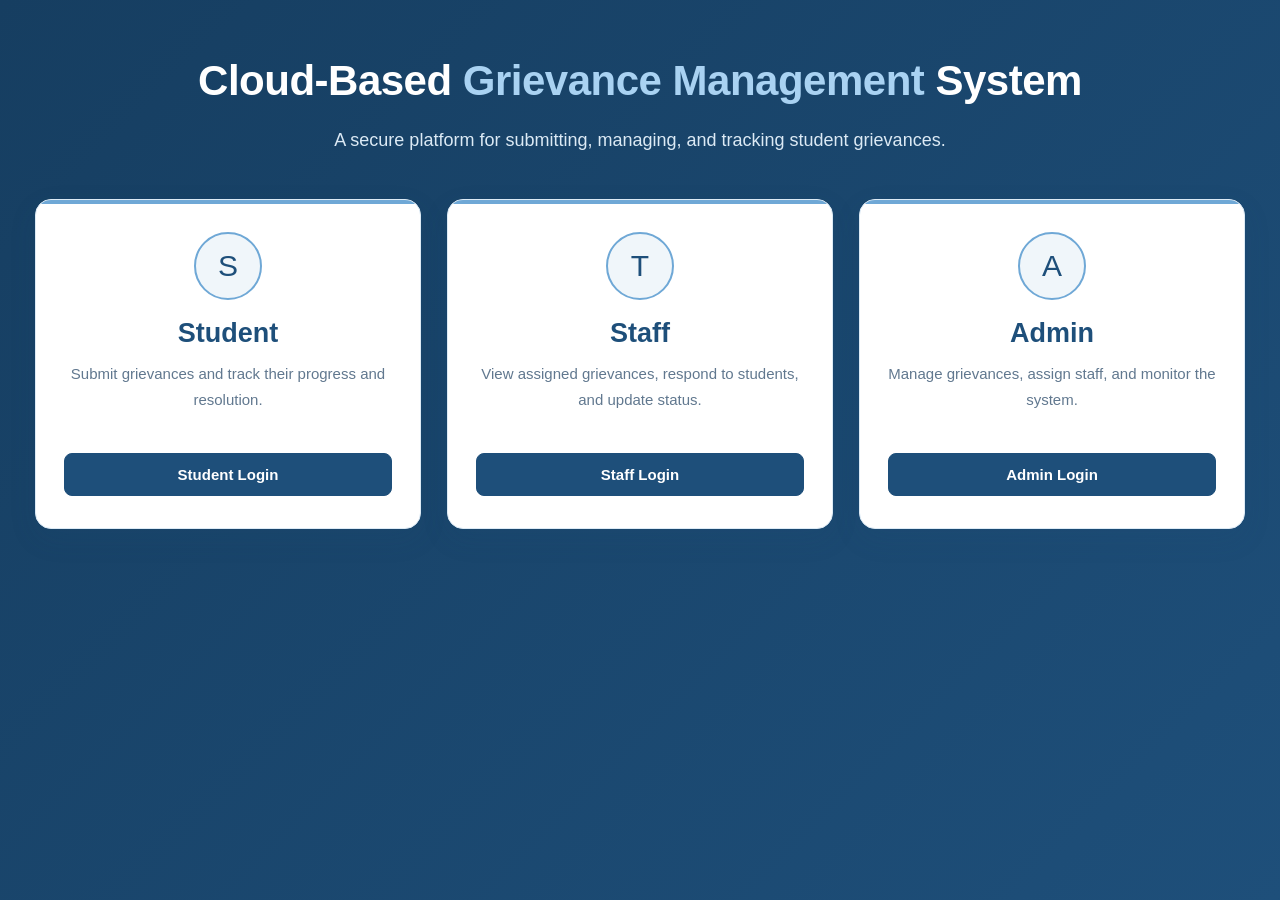
<file: index.html>
<!DOCTYPE html>
<html>

<head>
    <meta charset="UTF-8">
    <title>Cloud-Based Grievance Management System</title>
    <link rel="stylesheet" href="css/style.css">
</head>

<body>

    <div class="home-page">

        <!-- HOME HEADER -->
        <div class="home-header">

            <h1>
                Cloud-Based
                <span>Grievance Management</span>
                System
            </h1>

            <p>
                A secure platform for submitting, managing, and tracking student grievances.
            </p>

        </div>


        <!-- ROLE CARDS -->
        <div class="role-cards">

            <!-- STUDENT -->
            <div class="role-card">

                <div class="role-icon">S</div>

                <h2>Student</h2>

                <p>
                    Submit grievances and track their progress and resolution.
                </p>

                <a href="login.html?role=student"
                   class="home-button">
                    Student Login
                </a>

            </div>


            <!-- STAFF -->
            <div class="role-card">

                <div class="role-icon">T</div>

                <h2>Staff</h2>

                <p>
                    View assigned grievances, respond to students,
                    and update status.
                </p>

                <a href="login.html?role=staff"
                   class="home-button">
                    Staff Login
                </a>

            </div>


            <!-- ADMIN -->
            <div class="role-card">

                <div class="role-icon">A</div>

                <h2>Admin</h2>

                <p>
                    Manage grievances, assign staff, and monitor the system.
                </p>

                <a href="login.html?role=admin"
                   class="home-button">
                    Admin Login
                </a>

            </div>

        </div>

    </div>

</body>

</html>
</file>
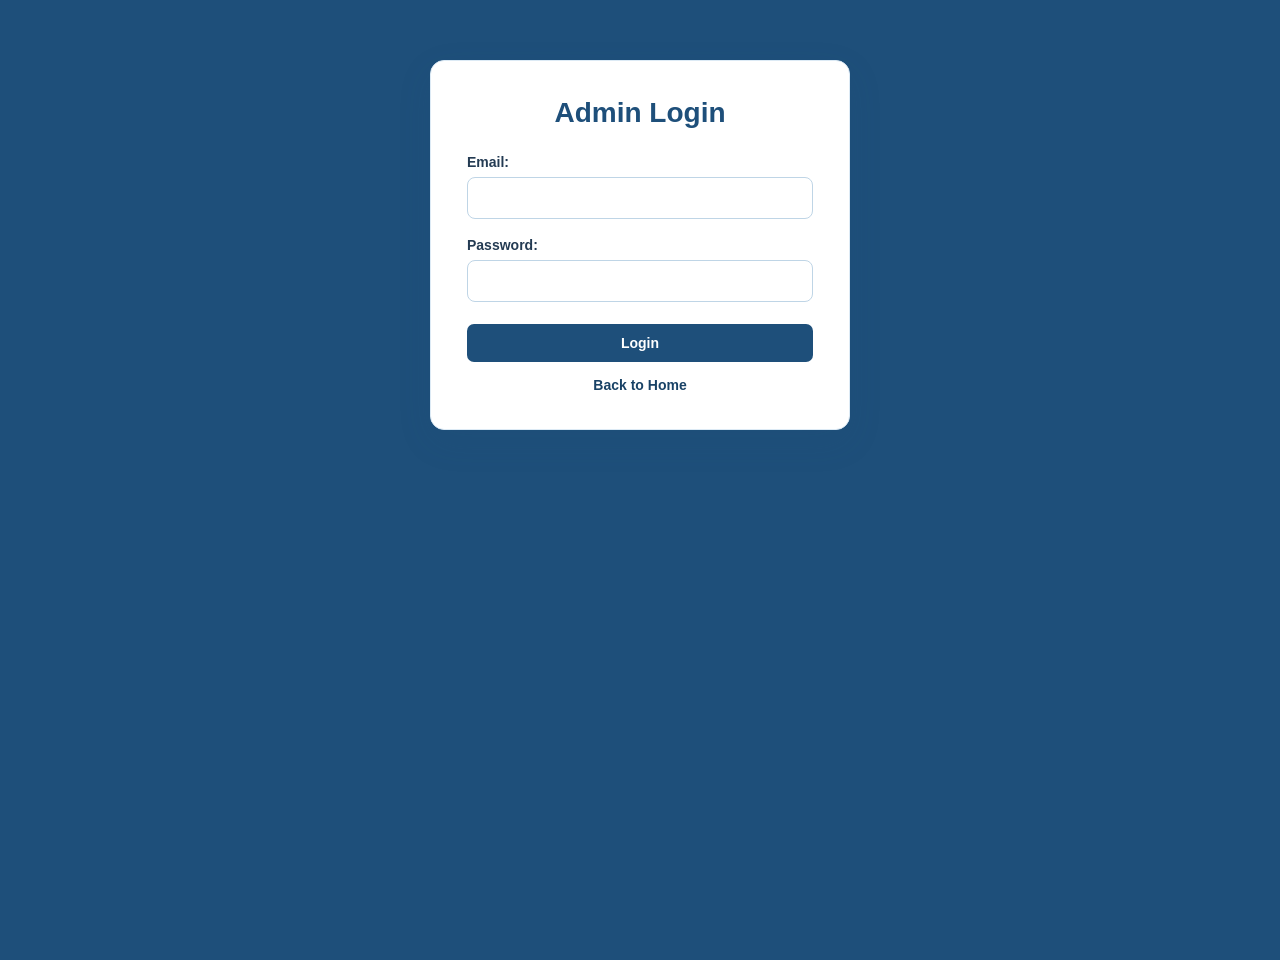
<file: admin-dashboard.html>
<!DOCTYPE html>
<html lang="en">

<head>
    <meta charset="UTF-8">
    <meta name="viewport" content="width=device-width, initial-scale=1.0">

    <title>Admin Dashboard - Grievance Management System</title>

    <link rel="stylesheet" href="css/style.css">

    <style>
        * {
            box-sizing: border-box;
        }

        body {
            margin: 0;
            font-family: Arial, sans-serif;
            background: #F4F8FB;
            color: #243B53;
        }

        /* MAIN LAYOUT */

        .admin-layout {
            display: flex;
            min-height: 100vh;
        }

        /* SIDEBAR */

        .admin-sidebar {
            width: 250px;
            min-width: 250px;
            background: #1E4F7A;
            color: #FFFFFF;
            padding: 30px 18px;
            display: flex;
            flex-direction: column;
        }

        .sidebar-brand {
            font-size: 21px;
            font-weight: bold;
            line-height: 1.5;
            text-align: center;
            padding: 0 8px 28px;
            border-bottom: 1px solid rgba(255, 255, 255, 0.25);
        }

        .sidebar-label {
            margin: 28px 12px 12px;
            font-size: 11px;
            letter-spacing: 1.5px;
            color: #DCEAF5;
        }

        .admin-nav {
            display: flex;
            flex-direction: column;
            gap: 10px;
        }

        .admin-nav button {
            width: 100%;
            border: none;
            background: transparent;
            color: #FFFFFF;
            text-align: left;
            padding: 14px 15px;
            border-radius: 8px;
            font-size: 14px;
            cursor: pointer;
            transition: 0.2s ease;
        }

        .admin-nav button:hover,
        .admin-nav button.active {
            background: #FFFFFF;
            color: #1E4F7A;
        }

        .sidebar-logout {
            margin-top: auto;
            padding-top: 30px;
        }

        .sidebar-logout button {
            width: 100%;
            padding: 13px;
            border: 1px solid rgba(255, 255, 255, 0.65);
            border-radius: 8px;
            background: transparent;
            color: #FFFFFF;
            font-size: 14px;
            cursor: pointer;
        }

        .sidebar-logout button:hover {
            background: #FFFFFF;
            color: #1E4F7A;
        }

        /* MAIN CONTENT */

        .admin-main {
            flex: 1;
            min-width: 0;
            padding: 35px;
        }

        .admin-topbar {
            display: flex;
            justify-content: space-between;
            align-items: center;
            gap: 15px;
            margin-bottom: 30px;
            padding-bottom: 22px;
            border-bottom: 1px solid #DCE6EF;
        }

        .admin-topbar h1 {
            margin: 0 0 8px;
            color: #1E4F7A;
            font-size: 28px;
        }

        .admin-topbar p {
            margin: 0;
            color: #61788F;
            font-size: 14px;
            line-height: 1.6;
        }

        .admin-badge {
            background: #DCEAF5;
            color: #1E4F7A;
            padding: 9px 15px;
            border-radius: 20px;
            font-size: 12px;
            font-weight: bold;
            white-space: nowrap;
        }

        /* VIEWS */

        .admin-view {
            display: none;
            animation: fadeIn 0.2s ease;
        }

        .admin-view.active {
            display: block;
        }

        @keyframes fadeIn {
            from {
                opacity: 0;
                transform: translateY(5px);
            }

            to {
                opacity: 1;
                transform: translateY(0);
            }
        }

        /* WELCOME SCREEN */

        .welcome-card {
            background: #FFFFFF;
            border: 1px solid #DCE6EF;
            border-radius: 14px;
            padding: 40px;
            box-shadow: 0 4px 15px rgba(30, 79, 122, 0.06);
        }

        .welcome-label {
            display: inline-block;
            background: #DCEAF5;
            color: #1E4F7A;
            padding: 7px 12px;
            border-radius: 20px;
            font-size: 11px;
            font-weight: bold;
            letter-spacing: 1px;
            margin-bottom: 18px;
        }

        .welcome-card h2 {
            color: #1E4F7A;
            font-size: 30px;
            margin: 0 0 15px;
        }

        .welcome-card p {
            color: #61788F;
            font-size: 15px;
            line-height: 1.8;
            max-width: 650px;
            margin-bottom: 25px;
        }

        .welcome-note {
            background: #F4F8FB;
            border-left: 4px solid #1E4F7A;
            padding: 17px 20px;
            border-radius: 5px;
            color: #40576D;
            font-size: 14px;
            line-height: 1.7;
        }

        /* SECTION HEADERS */

        .section-heading {
            margin-bottom: 22px;
        }

        .section-heading h2 {
            color: #1E4F7A;
            font-size: 24px;
            margin: 0 0 8px;
        }

        .section-heading p {
            color: #61788F;
            margin: 0;
            font-size: 14px;
            line-height: 1.6;
        }

        /* CONTENT CARDS */

        .admin-card {
            background: #FFFFFF;
            border: 1px solid #DCE6EF;
            border-radius: 12px;
            padding: 25px;
            margin-bottom: 24px;
            box-shadow: 0 4px 15px rgba(30, 79, 122, 0.05);
        }

        .admin-card h3 {
            color: #1E4F7A;
            margin: 0 0 12px;
            font-size: 18px;
        }

        .admin-card-description {
            color: #61788F;
            font-size: 14px;
            line-height: 1.6;
            margin: 0 0 20px;
        }

        /* FORMS */

        .admin-form-grid {
            display: grid;
            grid-template-columns: repeat(2, minmax(0, 1fr));
            gap: 20px;
        }

        .admin-form-group {
            display: flex;
            flex-direction: column;
            gap: 8px;
            margin-bottom: 18px;
        }

        .admin-form-group label {
            font-size: 14px;
            font-weight: bold;
            color: #243B53;
        }

        .admin-form-group input {
            width: 100%;
            padding: 12px 14px;
            border: 1px solid #BFD5E6;
            border-radius: 7px;
            background: #FFFFFF;
            color: #243B53;
            font-size: 14px;
            outline: none;
        }

        .admin-form-group input:focus {
            border-color: #1E4F7A;
            box-shadow: 0 0 0 3px rgba(30, 79, 122, 0.1);
        }

        /* BUTTONS */

        .admin-button {
            display: inline-block;
            padding: 12px 20px;
            background: #1E4F7A;
            color: #FFFFFF;
            border: none;
            border-radius: 7px;
            font-size: 14px;
            font-weight: bold;
            cursor: pointer;
            transition: 0.2s ease;
        }

        .admin-button:hover {
            background: #163E61;
        }

        .admin-button:focus-visible,
        .admin-nav button:focus-visible,
        .sidebar-logout button:focus-visible {
            outline: 3px solid #8CBCE0;
            outline-offset: 3px;
        }
        /* ADMIN GRIEVANCE FILTERS */

.admin-filters {
    display: grid;
    grid-template-columns: repeat(3, minmax(0, 1fr));
    gap: 15px;
    margin-top: 22px;
    padding: 20px;
    background: #F4F8FB;
    border: 1px solid #DCE6EF;
    border-radius: 10px;
}

.admin-filter-group {
    display: flex;
    flex-direction: column;
    gap: 8px;
}

.admin-filter-group label {
    font-size: 13px;
    font-weight: bold;
    color: #243B53;
}

.admin-filter-group select,
.admin-filter-group input {
    width: 100%;
    min-width: 0;
    padding: 11px 12px;
    border: 1px solid #BFD5E6;
    border-radius: 7px;
    background: #FFFFFF;
    color: #243B53;
    font-size: 14px;
}

.admin-filter-group select:focus,
.admin-filter-group input:focus {
    outline: 2px solid #8CBCE0;
    outline-offset: 2px;
}

.admin-filter-actions {
    display: flex;
    align-items: center;
    gap: 12px;
    flex-wrap: wrap;
    margin-top: 15px;
}

.admin-filter-count {
    color: #61788F;
    font-size: 13px;
    margin: 15px 0 0;
}

@media (max-width: 700px) {
    .admin-filters {
        grid-template-columns: 1fr;
    }
}

        /* GRIEVANCE RESULTS */

        .admin-list {
            margin-top: 22px;
            display: flex;
            flex-direction: column;
            gap: 16px;
            overflow-wrap: anywhere;
        }

        .admin-list:empty {
            display: none;
        }

        .admin-list > div {
            border: 1px solid #DCE6EF;
            border-radius: 9px;
            padding: 18px;
            background: #FFFFFF;
        }

        .admin-list h3,
        .admin-list h4 {
            color: #1E4F7A;
            margin-top: 0;
        }

        .admin-list p {
            line-height: 1.7;
            font-size: 14px;
        }

        .admin-message {
            margin-top: 15px;
            font-size: 14px;
            line-height: 1.6;
            overflow-wrap: anywhere;
        }

        /* QUICK GUIDANCE */

        .welcome-tips {
            margin-top: 25px;
            display: grid;
            grid-template-columns: repeat(2, minmax(0, 1fr));
            gap: 16px;
        }

        .welcome-tip {
            padding: 20px;
            border: 1px solid #DCE6EF;
            border-radius: 10px;
            background: #FFFFFF;
        }

        .welcome-tip h3 {
            color: #1E4F7A;
            margin: 0 0 10px;
            font-size: 16px;
        }

        .welcome-tip p {
            margin: 0;
            color: #61788F;
            font-size: 13px;
            line-height: 1.7;
        }

        /* RESPONSIVE */

        @media (max-width: 850px) {
            .admin-layout {
                flex-direction: column;
            }

            .admin-sidebar {
                width: 100%;
                min-width: 0;
                padding: 18px;
            }

            .sidebar-brand {
                text-align: left;
                padding: 0 0 15px;
            }

            .sidebar-label {
                margin: 18px 0 10px;
            }

            .admin-nav {
                display: grid;
                grid-template-columns: repeat(2, minmax(0, 1fr));
            }

            .sidebar-logout {
                margin-top: 15px;
                padding-top: 0;
            }

            .admin-main {
                padding: 22px;
            }
        }

        @media (max-width: 550px) {
            .admin-main {
                padding: 16px;
            }

            .admin-topbar {
                align-items: flex-start;
                flex-direction: column;
            }

            .admin-topbar h1 {
                font-size: 24px;
            }

            .welcome-card {
                padding: 25px 20px;
            }

            .welcome-card h2 {
                font-size: 25px;
            }

            .admin-card {
                padding: 20px;
            }

            .admin-form-grid,
            .welcome-tips {
                grid-template-columns: 1fr;
            }

            .admin-nav {
                grid-template-columns: 1fr;
            }
        }
        /* ==========================================
   ADMIN DASHBOARD - COMPACT BUTTONS
   ========================================== */

.admin-button {
    width: auto;
    min-width: 150px;
    max-width: 220px;
    padding: 11px 22px;
    border-radius: 8px;
    font-size: 14px;
    font-weight: 600;
    display: inline-block;
}

/* Filter action buttons */
.admin-filter-actions {
    display: flex;
    justify-content: flex-start;
    align-items: center;
    gap: 15px;
    margin-top: 20px;
}

.admin-filter-actions .admin-button {
    width: auto;
    min-width: 150px;
    max-width: 200px;
}

/* Keep buttons properly sized on smaller screens */
@media (max-width: 600px) {
    .admin-button {
        max-width: 100%;
        white-space: normal;
    }

    .admin-filter-actions {
        flex-wrap: wrap;
    }
}
    </style>
</head>

<body>

    <div class="admin-layout">

        <!-- SIDEBAR -->

        <aside class="admin-sidebar">

            <div class="sidebar-brand">
                Grievance Management System
            </div>

            <div class="sidebar-label">
                ADMIN PORTAL
            </div>

            <nav class="admin-nav" aria-label="Admin navigation">

                <button type="button"
                        class="active"
                        data-view="dashboardView">
                    Dashboard
                </button>

                <button type="button"
                        data-view="allGrievancesView">
                    All Grievances
                </button>

                <button type="button"
                        data-view="assignGrievanceView">
                    Assign Grievance
                </button>

                <button type="button"
                        data-view="viewDetailsView">
                    View Details
                </button>

            </nav>

            <div class="sidebar-logout">
                <button type="button" onclick="logout()">
                    Logout
                </button>
            </div>

        </aside>


        <!-- MAIN CONTENT -->

        <main class="admin-main">

            <!-- TOP HEADER -->

            <header class="admin-topbar">

                <div>
                    <h1>Admin Dashboard</h1>

                    <p>
                        Manage grievances, assign staff, and view grievance details.
                    </p>
                </div>

                <div class="admin-badge">
                    ADMIN PORTAL
                </div>

            </header>


            <!-- 1. DEFAULT DASHBOARD / WELCOME SCREEN -->

            <section id="dashboardView"
                     class="admin-view active">

                <div class="welcome-card">

                    <span class="welcome-label">
                        WELCOME, ADMIN
                    </span>

                    <h2>Welcome to the Admin Dashboard!</h2>

                    <p>
                        Manage student grievances from one place.
                        You can view all submitted grievances, assign grievances
                        to staff members, and check individual grievance details
                        using the sidebar.
                    </p>

                    <div class="welcome-note">
                        <strong>Getting started:</strong>
                        Select an option from the left sidebar to manage grievances.
                        Your selected section will appear here.
                    </div>

                </div>

                <div class="welcome-tips">

                    <div class="welcome-tip">
                        <h3>All Grievances</h3>
                        <p>
                            View the grievances submitted through the system
                            and check their current status.
                        </p>
                    </div>

                    <div class="welcome-tip">
                        <h3>Assign Grievance</h3>
                        <p>
                            Assign a grievance to the appropriate staff member
                            using the grievance ID and staff email.
                        </p>
                    </div>

                </div>

            </section>


            <!-- 2. ALL GRIEVANCES -->

            <section id="allGrievancesView"
                     class="admin-view">

                <div class="section-heading">
                    <h2>All Grievances</h2>

                    <p>
                        View and review all grievances submitted through the system.
                    </p>
                </div>

                <div class="admin-card">

                    <h3>Grievance Records</h3>

                    <p class="admin-card-description">
                        Click the button below to load all grievance records.
                    </p>

                    <button type="button"
        id="loadAllGrievances"
        class="admin-button">
    View All Grievances
</button>

<!-- FILTER CONTROLS -->

<div class="admin-filters">

    <div class="admin-filter-group">
        <label for="filterStatus">Filter by Status</label>

        <select id="filterStatus">
            <option value="ALL">All Statuses</option>
            <option value="SUBMITTED">Submitted</option>
            <option value="IN_PROGRESS">In Progress</option>
            <option value="RESOLVED">Resolved</option>
            <option value="REJECTED">Rejected</option>
        </select>
    </div>

    <div class="admin-filter-group">
        <label for="filterAssignment">Filter by Assignment</label>

        <select id="filterAssignment">
            <option value="ALL">All Assignments</option>
            <option value="ASSIGNED">Assigned</option>
            <option value="NOT_ASSIGNED">Not Assigned</option>
        </select>
    </div>

    <div class="admin-filter-group">
        <label for="searchGrievanceId">Search by Grievance ID</label>

        <input
            type="text"
            id="searchGrievanceId"
            placeholder="Enter grievance ID">
    </div>

</div>

<div class="admin-filter-actions">

    <button type="button"
            id="applyGrievanceFilters"
            class="admin-button">
        Apply Filters
    </button>

    <button type="button"
            id="clearGrievanceFilters"
            class="admin-button">
        Clear Filters
    </button>

</div>

<p id="grievanceFilterCount"
   class="admin-filter-count"
   aria-live="polite">
</p>

<div id="allGrievancesList"
     class="admin-list"
     aria-live="polite">
</div> 

                </div>

            </section>


            <!-- 3. ASSIGN GRIEVANCE -->

            <section id="assignGrievanceView"
                     class="admin-view">

                <div class="section-heading">
                    <h2>Assign Grievance</h2>

                    <p>
                        Assign a grievance to a staff member for further action.
                    </p>
                </div>

                <div class="admin-card">

                    <h3>Assign to Staff</h3>

                    <p class="admin-card-description">
                        Enter the grievance ID and the email address of the staff member.
                    </p>

                    <form id="assignForm">

                        <div class="admin-form-grid">

                            <div class="admin-form-group">
                                <label for="assignGrievanceId">
                                    Grievance ID
                                </label>

                                <input
                                    type="text"
                                    id="assignGrievanceId"
                                    placeholder="Enter grievance ID"
                                    required>
                            </div>

                            <div class="admin-form-group">
                                <label for="staffEmail">
                                    Staff Email
                                </label>

                                <input
                                    type="email"
                                    id="staffEmail"
                                    placeholder="Enter staff email address"
                                    required>
                            </div>

                        </div>

                        <button type="submit" class="admin-button">
                            Assign Grievance
                        </button>

                    </form>

                    <p id="assignMessage"
                       class="admin-message"
                       aria-live="polite">
                    </p>

                </div>

            </section>


            <!-- 4. VIEW GRIEVANCE DETAILS -->

            <section id="viewDetailsView"
                     class="admin-view">

                <div class="section-heading">
                    <h2>View Grievance Details</h2>

                    <p>
                        Search for an individual grievance using its grievance ID.
                    </p>
                </div>

                <div class="admin-card">

                    <h3>Grievance Information</h3>

                    <form id="grievanceForm">

                        <div class="admin-form-group">
                            <label for="grievanceId">
                                Grievance ID
                            </label>

                            <input
                                type="text"
                                id="grievanceId"
                                placeholder="Enter grievance ID"
                                required>
                        </div>

                        <button type="submit" class="admin-button">
                            View Details
                        </button>

                    </form>

                    <div id="grievanceDetails"
                         class="admin-list"
                         aria-live="polite">
                    </div>

                </div>

            </section>

        </main>

    </div>


    <!-- EXISTING JAVASCRIPT FILES -->

    <script src="js/auth.js"></script>
    <script src="js/grievance.js"></script>
    <script src="js/guard.js"></script>

    <script>
        // Check admin access
        if (!checkDashboardAccess("admin")) {
            throw new Error("Unauthorized access.");
        }

        // Sidebar navigation
        const adminNavButtons = document.querySelectorAll(
            ".admin-nav button[data-view]"
        );

        const adminViews = document.querySelectorAll(".admin-view");

        adminNavButtons.forEach(function (button) {

            button.addEventListener("click", function () {

                const targetView = button.dataset.view;

                adminViews.forEach(function (view) {
                    view.classList.remove("active");
                });

                adminNavButtons.forEach(function (navButton) {
                    navButton.classList.remove("active");
                });

                const selectedView = document.getElementById(targetView);

                if (selectedView) {
                    selectedView.classList.add("active");
                    button.classList.add("active");
                }

            });

        });

        // Logout
        function logout() {
            localStorage.removeItem("accessToken");
            localStorage.removeItem("idToken");
            localStorage.removeItem("refreshToken");
            localStorage.removeItem("userEmail");

            window.location.href = "index.html";
        }
    </script>

</body>

</html>
</file>
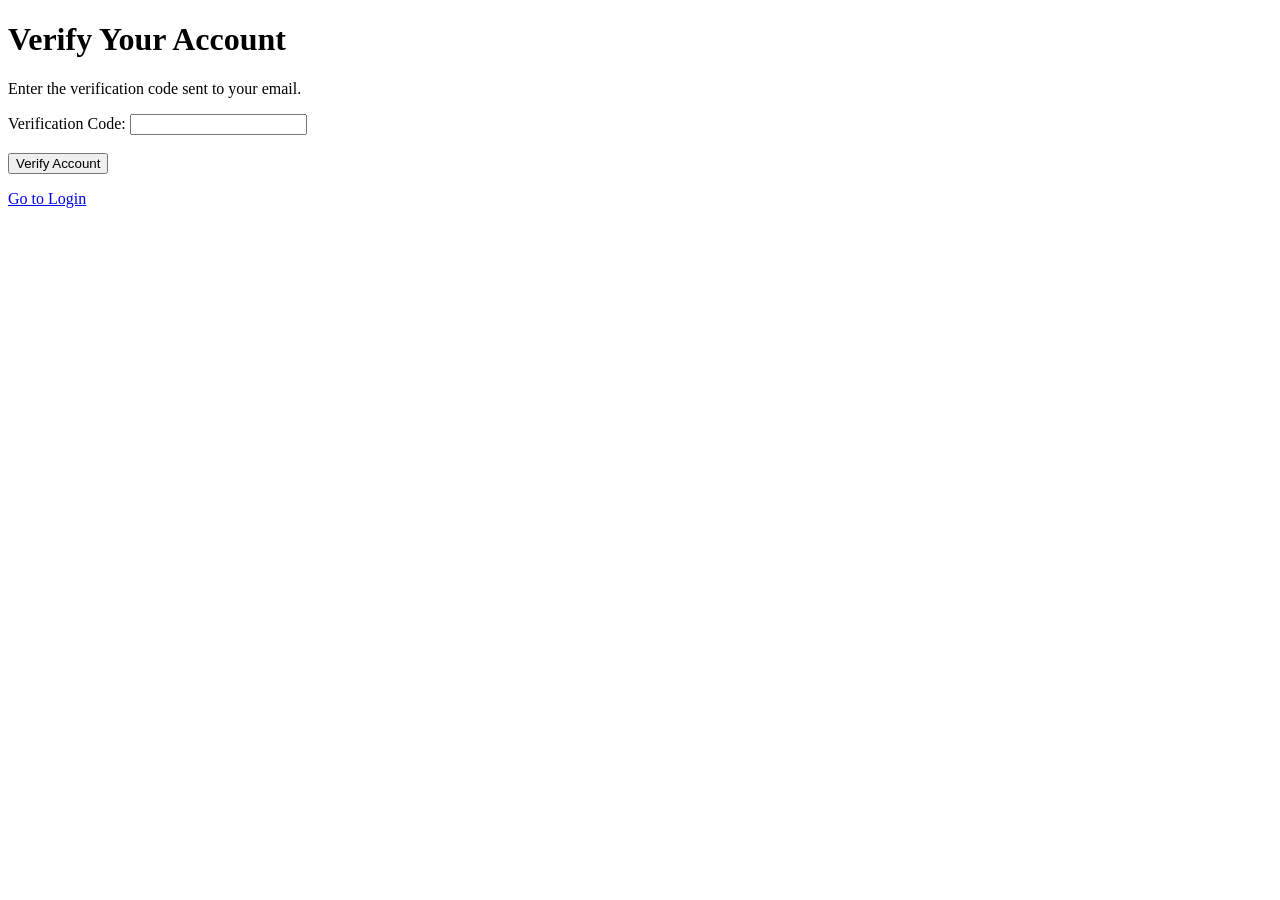
<file: confirm.html>
<!DOCTYPE html>
<html>
<head>
    <title>Verify Account - Grievance Management System</title>
</head>
<body>

    <h1>Verify Your Account</h1>

    <p>Enter the verification code sent to your email.</p>

    <form id="confirmForm">

        <label>Verification Code:</label>
        <input type="text" id="confirmationCode" required>

        <br><br>

        <button type="submit">Verify Account</button>

    </form>

    <p id="message"></p>

    <a href="login.html">Go to Login</a>

    <script src="js/auth.js"></script>

</body>
</html>
</file>
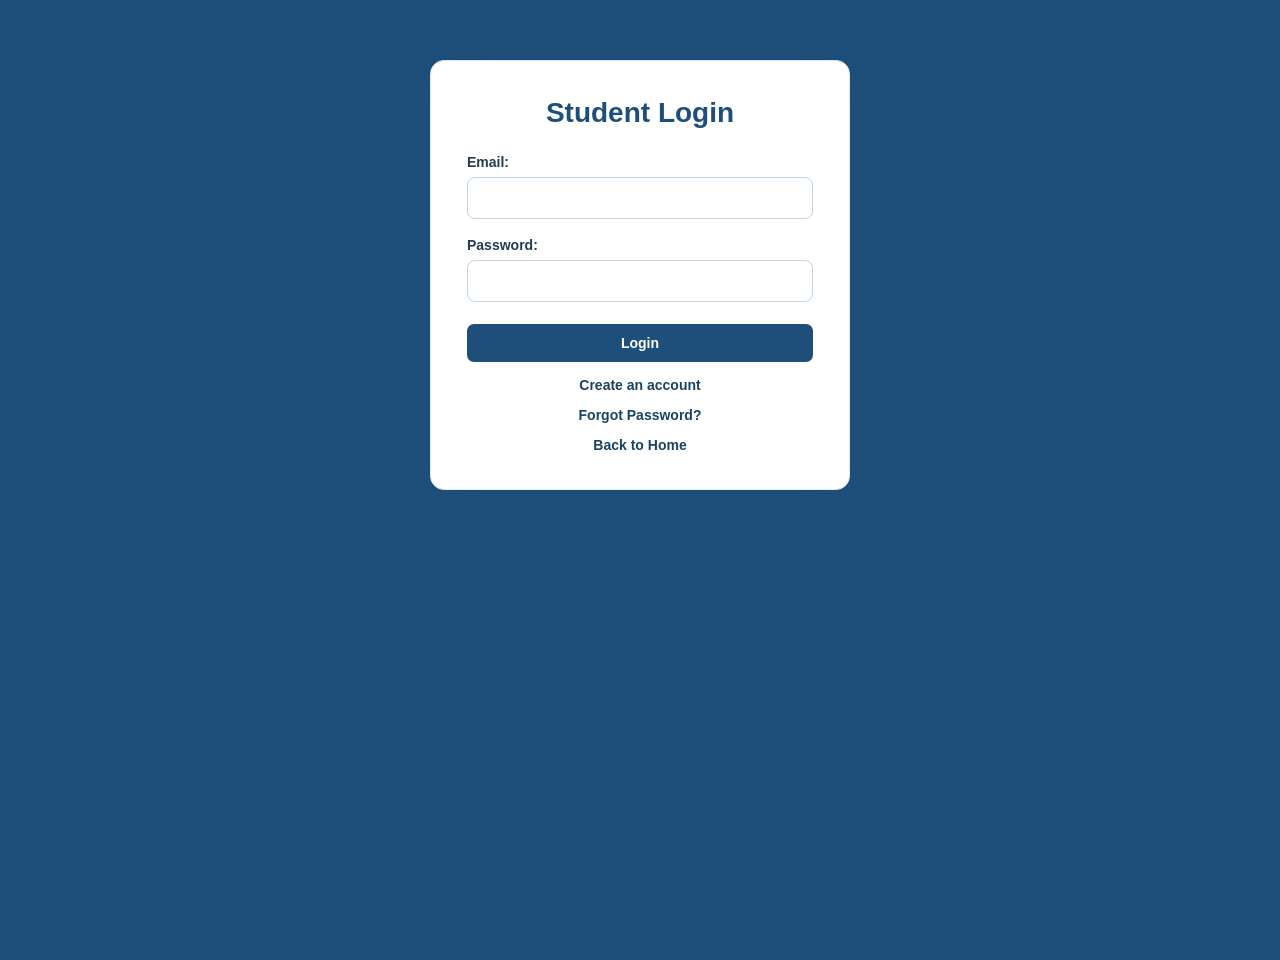
<file: dashboard.html>
<!DOCTYPE html>
<html lang="en">

<head>
    <meta charset="UTF-8">
    <meta name="viewport" content="width=device-width, initial-scale=1.0">

    <title>Student Dashboard - Grievance Management System</title>

    <link rel="stylesheet" href="css/style.css">

    <style>
        /* =====================================
           GENERAL LAYOUT
        ===================================== */

        * {
            box-sizing: border-box;
        }

        body {
            margin: 0;
            padding: 0;
            background: #F4F8FB;
            color: #243B53;
            font-family: Arial, Helvetica, sans-serif;
        }

        .student-layout {
            display: flex;
            min-height: 100vh;
        }

        /* =====================================
           SIDEBAR
        ===================================== */

        .student-sidebar {
            width: 255px;
            min-width: 255px;
            background: #1E4F7A;
            color: #FFFFFF;
            padding: 24px 16px;

            display: flex;
            flex-direction: column;

            box-sizing: border-box;
        }

        .student-brand {
            text-align: center;
            padding: 10px 8px 28px;
            border-bottom: 1px solid rgba(255, 255, 255, 0.25);
        }

        .student-brand-icon {
            width: 48px;
            height: 48px;
            margin: 0 auto 12px;

            display: flex;
            align-items: center;
            justify-content: center;

            border-radius: 12px;
            background: #FFFFFF;
            color: #1E4F7A;

            font-size: 24px;
            font-weight: 700;
        }

        .student-brand h2 {
            margin: 0;
            color: #FFFFFF;
            font-size: 21px;
            line-height: 1.5;
        }

        .student-brand p {
            margin: 5px 0 0;
            color: #DCEAF5;
            font-size: 13px;
        }

        .student-sidebar-label {
            margin: 30px 12px 15px;
            color: #DCEAF5;
            font-size: 12px;
            letter-spacing: 1.5px;
            font-weight: 600;
        }

        .student-nav {
            display: flex;
            flex-direction: column;
            gap: 10px;
        }

        .student-nav a {
            display: flex;
            align-items: center;
            gap: 12px;

            padding: 14px 12px;
            border-radius: 9px;

            color: #FFFFFF;
            text-decoration: none;

            font-size: 14px;
            font-weight: 600;

            cursor: pointer;
            transition: background 0.2s ease;
        }

        .student-nav a:hover {
            background: rgba(255, 255, 255, 0.15);
        }

        .student-nav a.active {
            background: #FFFFFF;
            color: #1E4F7A;
        }

        .student-nav-icon {
            width: 28px;
            height: 28px;
            flex-shrink: 0;

            display: flex;
            align-items: center;
            justify-content: center;

            border-radius: 7px;
            background: rgba(255, 255, 255, 0.15);

            font-size: 13px;
        }

        .student-nav a.active .student-nav-icon {
            background: #DCEAF5;
            color: #1E4F7A;
        }

        .student-sidebar-bottom {
            margin-top: auto;
            padding-top: 35px;
        }

        .student-logout {
            width: 100%;
            padding: 12px;
            margin: 0;

            border: 1px solid rgba(255, 255, 255, 0.6);
            border-radius: 8px;

            background: transparent;
            color: #FFFFFF;

            font-size: 14px;
            font-weight: 600;

            cursor: pointer;
            transition: background 0.2s ease;
        }

        .student-logout:hover {
            background: #FFFFFF;
            color: #1E4F7A;
        }

        /* =====================================
           MAIN CONTENT
        ===================================== */

        .student-main {
            flex: 1;
            min-width: 0;
            padding: 30px 36px;
        }

        /* =====================================
           SECTION NAVIGATION
        ===================================== */

        .student-page-section {
            display: none;
        }

        .student-page-section.active-section {
            display: block;
        }

        /* =====================================
           PAGE HEADER
        ===================================== */

        .student-page-header {
            display: flex;
            justify-content: space-between;
            align-items: center;
            gap: 20px;

            margin-bottom: 28px;
            padding-bottom: 22px;

            border-bottom: 1px solid #DCEAF5;
        }

        .student-page-header h1 {
            margin: 0;
            color: #1E4F7A;
            font-size: 30px;
        }

        .student-page-header p {
            margin: 8px 0 0;
            color: #61788F;
            font-size: 14px;
            line-height: 1.6;
        }

        .student-portal-badge {
            padding: 10px 16px;
            border-radius: 25px;

            background: #DCEAF5;
            color: #1E4F7A;

            font-size: 12px;
            font-weight: 700;
            white-space: nowrap;
        }

        /* =====================================
           SUMMARY CARDS
        ===================================== */

        .student-summary-cards {
            display: grid;
            grid-template-columns: repeat(3, minmax(0, 1fr));
            gap: 20px;
            margin-bottom: 26px;
        }

        .student-summary-card {
            display: flex;
            align-items: center;
            gap: 15px;

            padding: 22px;

            background: #FFFFFF;
            border: 1px solid #DCEAF5;
            border-radius: 13px;

            box-shadow: 0 5px 18px rgba(30, 79, 122, 0.06);
        }

        .student-summary-icon {
            width: 48px;
            height: 48px;
            flex-shrink: 0;

            display: flex;
            align-items: center;
            justify-content: center;

            border-radius: 10px;
            background: #DCEAF5;
            color: #1E4F7A;

            font-size: 21px;
        }

        .student-summary-card span {
            display: block;
            margin-bottom: 7px;

            color: #61788F;
            font-size: 13px;
        }

        .student-summary-card strong {
            color: #1E4F7A;
            font-size: 23px;
        }

        /* =====================================
           CONTENT CARDS
        ===================================== */

        .student-content-card {
            margin-bottom: 25px;
            padding: 28px;

            background: #FFFFFF;
            border: 1px solid #DCEAF5;
            border-radius: 14px;

            box-shadow: 0 5px 18px rgba(30, 79, 122, 0.06);
        }

        .student-section-heading {
            margin-bottom: 25px;
        }

        .student-section-label {
            color: #1E4F7A;
            font-size: 11px;
            font-weight: 700;
            letter-spacing: 1.4px;
        }

        .student-section-heading h2 {
            margin: 7px 0;
            color: #1E4F7A;
            font-size: 23px;
        }

        .student-section-heading p {
            margin: 0;
            color: #61788F;
            font-size: 14px;
            line-height: 1.6;
        }

        /* =====================================
           GRIEVANCE FORM
        ===================================== */

        .student-form-grid {
            display: grid;
            grid-template-columns: repeat(2, minmax(0, 1fr));
            gap: 20px;
        }

        .student-form-group {
            margin-bottom: 20px;
        }

        .student-form-group label {
            display: block;
            margin-bottom: 8px;

            color: #243B53;
            font-size: 14px;
            font-weight: 600;
        }

        .student-form-group input,
        .student-form-group select,
        .student-form-group textarea {
            display: block;
            width: 100%;
            padding: 12px 14px;

            border: 1px solid #BFD5E6;
            border-radius: 8px;

            background: #FFFFFF;
            color: #243B53;

            font-family: Arial, Helvetica, sans-serif;
            font-size: 14px;
        }

        .student-form-group input:focus,
        .student-form-group select:focus,
        .student-form-group textarea:focus {
            outline: none;
            border-color: #1E4F7A;
            box-shadow: 0 0 0 3px rgba(30, 79, 122, 0.1);
        }

        .student-form-group input::placeholder,
        .student-form-group textarea::placeholder {
            color: #8AA0B5;
        }

        .student-form-group textarea {
            min-height: 130px;
            resize: vertical;
        }

        /* =====================================
           BUTTONS
        ===================================== */

        .student-primary-button,
        .student-outline-button {
            width: auto;
            min-width: 150px;

            margin: 0;
            padding: 11px 20px;

            border-radius: 7px;

            font-size: 14px;
            font-weight: 600;

            cursor: pointer;
            transition: background 0.2s ease;
        }

        .student-primary-button {
            background: #1E4F7A;
            color: #FFFFFF;
            border: 1px solid #1E4F7A;
        }

        .student-primary-button:hover {
            background: #163E61;
        }

        .student-outline-button {
            background: #FFFFFF;
            color: #1E4F7A;
            border: 1px solid #1E4F7A;
        }

        .student-outline-button:hover {
            background: #DCEAF5;
        }

        /* =====================================
           MY GRIEVANCES
        ===================================== */

        .student-grievance-header {
            display: flex;
            justify-content: space-between;
            align-items: center;
            gap: 20px;
        }

        .student-grievances-list {
            margin-top: 20px;
            color: #243B53;
        }

        .student-message {
            margin-top: 15px;
            color: #1E4F7A;
            font-size: 14px;
            line-height: 1.5;
        }

        /* =====================================
           FOOTER
        ===================================== */

        .student-footer {
            display: flex;
            justify-content: space-between;
            gap: 15px;

            padding: 20px 5px;

            border-top: 1px solid #DCEAF5;
            color: #61788F;

            font-size: 12px;
        }

        /* =====================================
           RESPONSIVE DESIGN
        ===================================== */

        @media (max-width: 1000px) {
            .student-sidebar {
                width: 220px;
                min-width: 220px;
            }

            .student-main {
                padding: 25px 22px;
            }

            .student-summary-cards {
                grid-template-columns: 1fr;
            }
        }

        @media (max-width: 700px) {
            .student-layout {
                flex-direction: column;
            }

            .student-sidebar {
                width: 100%;
                min-width: 0;
                padding: 16px;
            }

            .student-brand {
                padding-bottom: 16px;
            }

            .student-sidebar-label {
                margin-top: 18px;
            }

            .student-nav {
                display: grid;
                grid-template-columns: repeat(2, minmax(0, 1fr));
            }

            .student-sidebar-bottom {
                margin-top: 18px;
                padding-top: 0;
            }

            .student-main {
                padding: 22px 15px;
            }

            .student-page-header {
                align-items: flex-start;
            }

            .student-page-header h1 {
                font-size: 25px;
            }

            .student-portal-badge {
                display: none;
            }

            .student-form-grid {
                grid-template-columns: 1fr;
                gap: 0;
            }

            .student-content-card {
                padding: 22px 18px;
            }

            .student-grievance-header {
                align-items: flex-start;
                flex-direction: column;
            }

            .student-footer {
                flex-direction: column;
            }
        }
    </style>
</head>

<body>

    <div class="student-layout">

        <!-- =====================================
             SIDEBAR
        ===================================== -->

        <aside class="student-sidebar">

            <div class="student-brand">

                <div class="student-brand-icon">G</div>

                <h2>
                    Grievance<br>
                    Management System
                </h2>

                <p>Student workspace</p>

            </div>

            <div class="student-sidebar-label">
                STUDENT PORTAL
            </div>

            <nav class="student-nav">

                <a href="#studentDashboard"
                   class="active"
                   data-section="studentDashboard">

                    <span class="student-nav-icon">H</span>
                    Dashboard

                </a>

                <a href="#submitGrievanceSection"
                   data-section="submitGrievanceSection">

                    <span class="student-nav-icon">S</span>
                    Submit Grievance

                </a>

                <a href="#myGrievancesSection"
                   data-section="myGrievancesSection">

                    <span class="student-nav-icon">G</span>
                    My Grievances

                </a>

            </nav>

            <div class="student-sidebar-bottom">

                <button
                    type="button"
                    class="student-logout"
                    onclick="logout()">

                    Logout

                </button>

            </div>

        </aside>


        <!-- =====================================
             MAIN CONTENT
        ===================================== -->

        <main class="student-main">


            <!-- =====================================
                 1. DASHBOARD SECTION
            ===================================== -->

            <section
                id="studentDashboard"
                class="student-page-section active-section">

                <header class="student-page-header">

                    <div>

                        <h1>Welcome to Your Student Portal!</h1>

                        <!-- Welcome Section -->
<section class="welcome-card">
    <span class="welcome-badge">WELCOME, STUDENT</span>

    

    <p>
        Manage your grievances from one place. You can submit new
        grievances, track their progress, and check the current status
        of your complaints.
    </p>

    <div class="getting-started">
        <strong>Getting started:</strong>
        Select an option from the left sidebar to submit a grievance
        or view your existing grievances.
    </div>
</section>

                    </div>

                    <span class="student-portal-badge">
                        STUDENT PORTAL
                    </span>

                </header>


                <!-- SUMMARY CARDS -->

                <div class="student-summary-cards">

                    <div class="student-summary-card">

                        <div class="student-summary-icon">G</div>

                        <div>

                            <span>My Grievances</span>

                            <strong id="myGrievancesCount">—</strong>

                        </div>

                    </div>
                <div class="student-summary-card">
                    
                    <div class="student-summary-icon">S</div>
                        <div>
                            <span>Submitted</span>
                            <strong id="studentSubmittedCount">—</strong>
                        </div>
                </div>

                    <div class="student-summary-card">

                        <div class="student-summary-icon">P</div>

                        <div>

                            <span>In Progress</span>

                            <strong id="studentInProgressCount">—</strong>

                        </div>

                    </div>


                    <div class="student-summary-card">

                        <div class="student-summary-icon">R</div>

                        <div>

                            <span>Resolved</span>

                            <strong id="studentResolvedCount">—</strong>

                        </div>

                    </div>

                </div>

            </section>


            <!-- =====================================
                 2. SUBMIT GRIEVANCE SECTION
            ===================================== -->

            <section
                id="submitGrievanceSection"
                class="student-page-section">

                <div class="student-content-card">

                    <div class="student-section-heading">

                        <span class="student-section-label">
                            NEW REQUEST
                        </span>

                        <h2>Submit a Grievance</h2>

                        <p>
                            Provide the details of your grievance below.
                        </p>

                    </div>


                    <form id="grievanceForm">

                        <div class="student-form-grid">

                            <!-- CATEGORY -->

                            <div class="student-form-group">

                                <label for="categoryId">
                                    Category
                                </label>

                                <select id="categoryId" required>

                                    <option value="">
                                        Select Category
                                    </option>

                                    <option value="CAT001">
                                        Academic
                                    </option>

                                    <option value="CAT002">
                                        Hostel
                                    </option>

                                    <option value="CAT003">
                                        Transport
                                    </option>

                                    <option value="CAT004">
                                        Faculty
                                    </option>

                                    <option value="CAT005">
                                        Food Services
                                    </option>

                                    <option value="CAT006">
                                        IT Support
                                    </option>

                                    <option value="CAT007">
                                        General
                                    </option>

                                </select>

                            </div>


                            <!-- PRIORITY -->

                            <div class="student-form-group">

                                <label for="priority">
                                    Priority
                                </label>

                                <select id="priority" required>

                                    <option value="LOW">
                                        Low
                                    </option>

                                    <option value="MEDIUM" selected>
                                        Medium
                                    </option>

                                    <option value="HIGH">
                                        High
                                    </option>

                                </select>

                            </div>

                        </div>


                        <!-- SUBJECT -->

                        <div class="student-form-group">

                            <label for="subject">
                                Subject
                            </label>

                            <input
                                type="text"
                                id="subject"
                                placeholder="Enter a short title for your grievance"
                                required>

                        </div>


                        <!-- DESCRIPTION -->

                        <div class="student-form-group">

                            <label for="description">
                                Description
                            </label>

                            <textarea
                                id="description"
                                rows="5"
                                placeholder="Describe your grievance in detail..."
                                required></textarea>

                        </div>


                        <button
                            type="submit"
                            class="student-primary-button">

                            Submit Grievance

                        </button>

                    </form>


                    <p id="message" class="student-message"></p>

                </div>

            </section>


            <!-- =====================================
                 3. MY GRIEVANCES SECTION
            ===================================== -->

            <section
                id="myGrievancesSection"
                class="student-page-section">

                <div class="student-content-card">

                    <div class="student-grievance-header">

                        <div class="student-section-heading">

                            <span class="student-section-label">
                                TRACK REQUESTS
                            </span>

                            <h2>My Grievances</h2>

                            <p>
                                View the current status of your submitted grievances.
                            </p>

                        </div>


                        <button
                            type="button"
                            id="loadGrievances"
                            class="student-outline-button">

                            View My Grievances

                        </button>

                    </div>


                    <!-- Existing JavaScript renders records here -->

                    <div
                        id="grievancesList"
                        class="student-grievances-list">

                    </div>

                </div>

            </section>


            <!-- =====================================
                 FOOTER
            ===================================== -->

            <footer class="student-footer">

                <span>
                    Cloud-Based Grievance Management System
                </span>

                <span>
                    Student Portal
                </span>

            </footer>

        </main>

    </div>


    <!-- =====================================
         EXISTING JAVASCRIPT FILES
    ===================================== -->

    <script src="js/auth.js"></script>
    <script src="js/grievance.js"></script>
    <script src="js/guard.js"></script>


    <script>
        /* =====================================
           AUTHENTICATION CHECK
        ===================================== */

        if (!checkDashboardAccess("student")) {
            throw new Error("Unauthorized access.");
        }


        /* =====================================
           LOGOUT
        ===================================== */

        function logout() {

            localStorage.removeItem("accessToken");
            localStorage.removeItem("idToken");
            localStorage.removeItem("refreshToken");
            localStorage.removeItem("userEmail");

            window.location.href = "index.html";
        }


        /* =====================================
           SIDEBAR NAVIGATION
        ===================================== */

        document.addEventListener("DOMContentLoaded", function () {

            const navLinks = document.querySelectorAll(".student-nav a");

            const sections = document.querySelectorAll(
                ".student-page-section"
            );


            navLinks.forEach(function (link) {

                link.addEventListener("click", function (event) {

                    event.preventDefault();

                    const targetId = this.dataset.section;

                    const targetSection = document.getElementById(targetId);


                    if (!targetSection) {
                        return;
                    }


                    /* Hide every page section */

                    sections.forEach(function (section) {

                        section.classList.remove("active-section");

                    });


                    /* Show only the selected section */

                    targetSection.classList.add("active-section");


                    /* Update active sidebar item */

                    navLinks.forEach(function (item) {

                        item.classList.remove("active");

                    });

                    this.classList.add("active");


                    /* Return to the top of the selected view */

                    window.scrollTo({
                        top: 0,
                        behavior: "smooth"
                    });

                });

            });

        });
    </script>

</body>

</html>
</file>
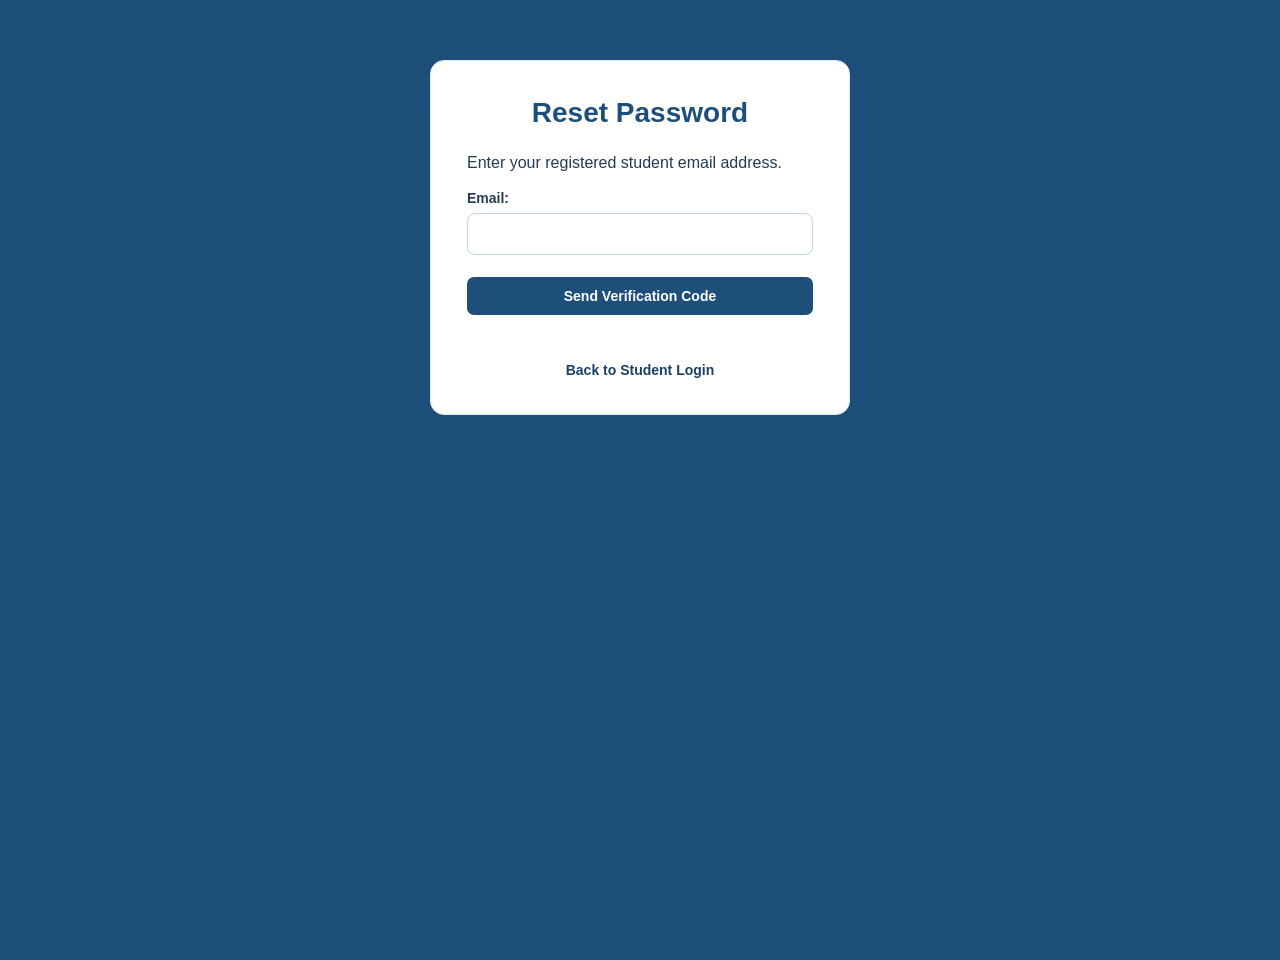
<file: forgot-password.html>
<!DOCTYPE html>
<html>

<head>
    <title>Reset Password - Grievance Management System</title>
    <link rel="stylesheet" href="css/style.css">
</head>

<body>

    <div class="container">

        <h1>Reset Password</h1>

        <p>
            Enter your registered student email address.
        </p>

        <form id="forgotPasswordForm">

            <label for="email">Email:</label>

            <input
                type="email"
                id="email"
                required
            >

            <button type="submit">
                Send Verification Code
            </button>

        </form>

        <p id="message"></p>

        <div id="resetSection" style="display: none;">

            <hr>

            <h2>Enter Verification Code</h2>

            <form id="confirmResetForm">

                <label for="code">
                    Verification Code:
                </label>

                <input
                    type="text"
                    id="code"
                    required
                >

                <label for="newPassword">
                    New Password:
                </label>

                <input
                    type="password"
                    id="newPassword"
                    required
                >

                <label for="confirmPassword">
                    Confirm Password:
                </label>

                <input
                    type="password"
                    id="confirmPassword"
                    required
                >

                <button type="submit">
                    Reset Password
                </button>

            </form>

        </div>

        <br>

        <a href="login.html?role=student">
            Back to Student Login
        </a>

    </div>

    <script src="js/auth.js?v=5"></script>

</body>

</html>
</file>
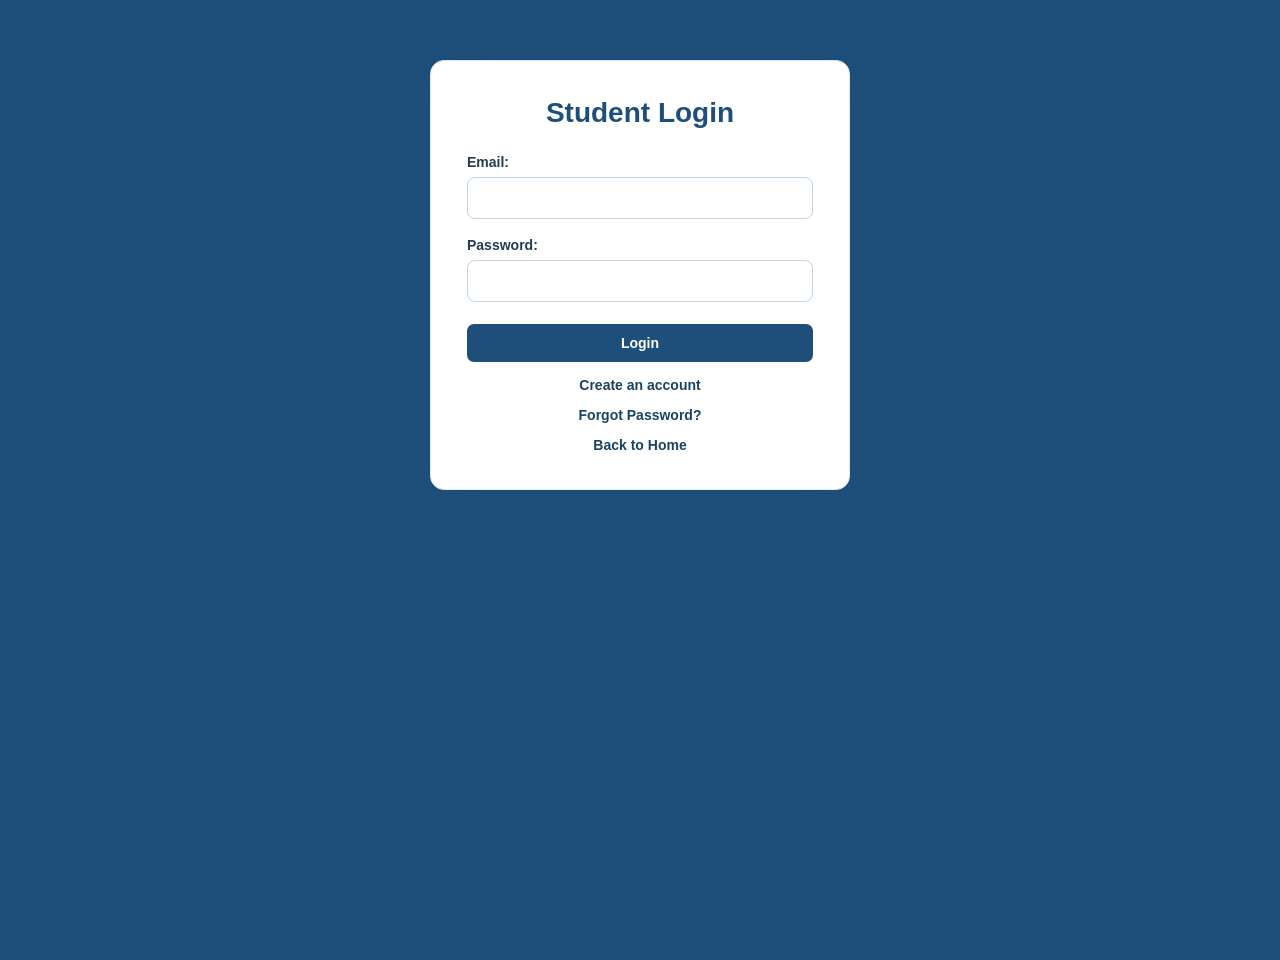
<file: login.html>
<!DOCTYPE html>
<html>

<head>
    <title>Login - Grievance Management System</title>
    <link rel="stylesheet" href="css/style.css">
</head>

<body>

    <div class="container">

        <h1 id="loginTitle">Login</h1>

        <form id="loginForm">

            <label for="email">Email:</label>
            <input type="email" id="email" required>

            <label for="password">Password:</label>
            <input type="password" id="password" required>

            <button type="submit">Login</button>

        </form>

        <p id="message"></p>

        <div id="registerLink">
            <a href="register.html">Create an account</a>
        </div>

        <div id="forgotPasswordLink" style="display: none;">
            <a href="forgot-password.html">Forgot Password?</a>
        </div>

        <a href="index.html">Back to Home</a>

    </div>


    <script src="js/auth.js?v=4"></script>

</body>

</html>
</file>
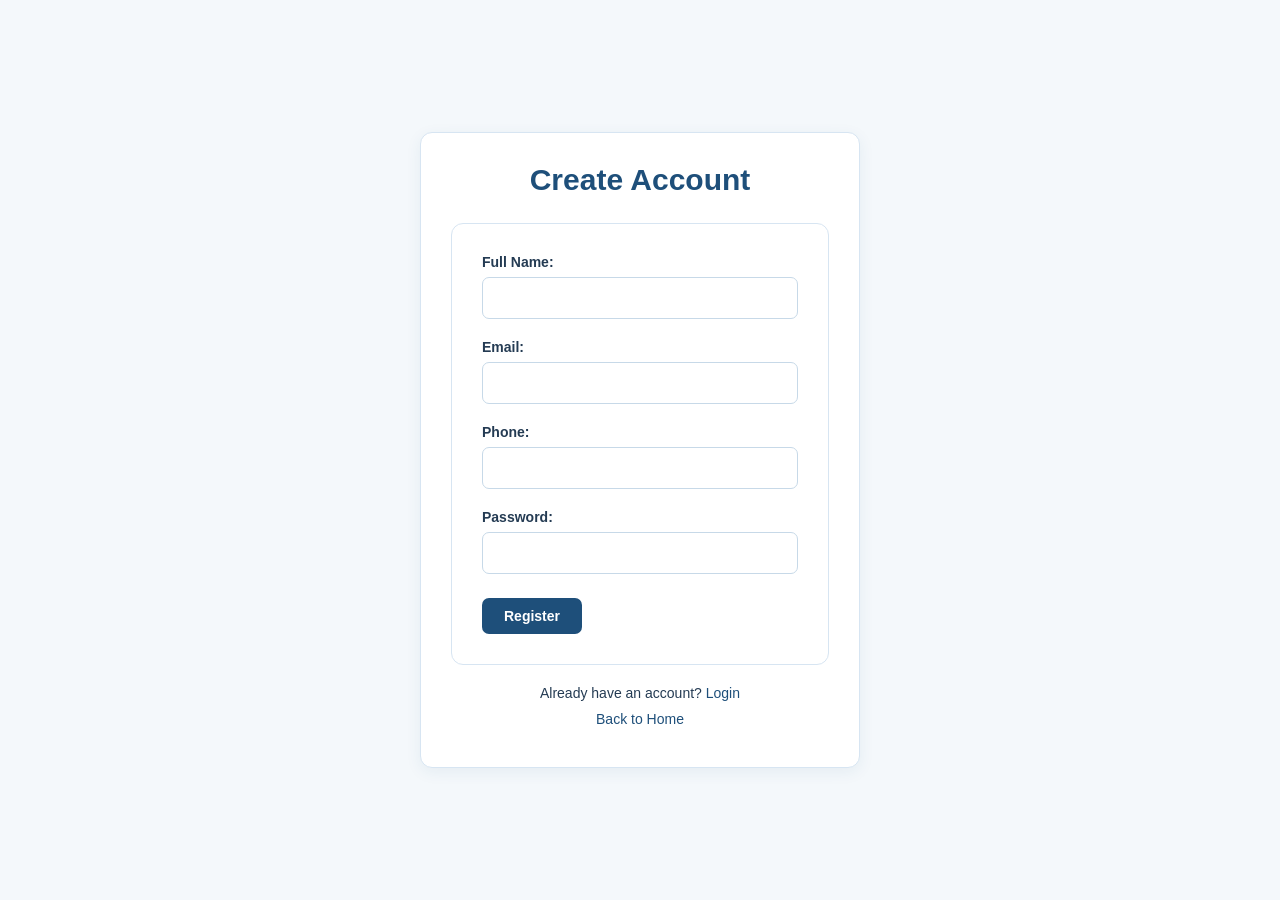
<file: register.html>
<!DOCTYPE html>
<html lang="en">

<head>
    <meta charset="UTF-8">
    <meta name="viewport" content="width=device-width, initial-scale=1.0">

    <title>Register - Grievance Management System</title>

    <link rel="stylesheet" href="css/style.css">
</head>

<body class="register-page">

    <div class="register-container">

        <h1>Create Account</h1>

        <form id="registerForm">

            <label for="fullName">Full Name:</label>
            <input type="text" id="fullName" required>

            <label for="email">Email:</label>
            <input type="email" id="email" required>

            <label for="phone">Phone:</label>
            <input type="tel" id="phone">

            <label for="password">Password:</label>
            <input type="password" id="password" required>

            <button type="submit">Register</button>

        </form>

        <p id="message"></p>

        <div class="register-links">
            <p>
                Already have an account?
                <a href="login.html">Login</a>
            </p>

            <p>
                <a href="index.html">Back to Home</a>
            </p>
        </div>

    </div>

    <script src="js/auth.js"></script>

</body>
</html>
</file>
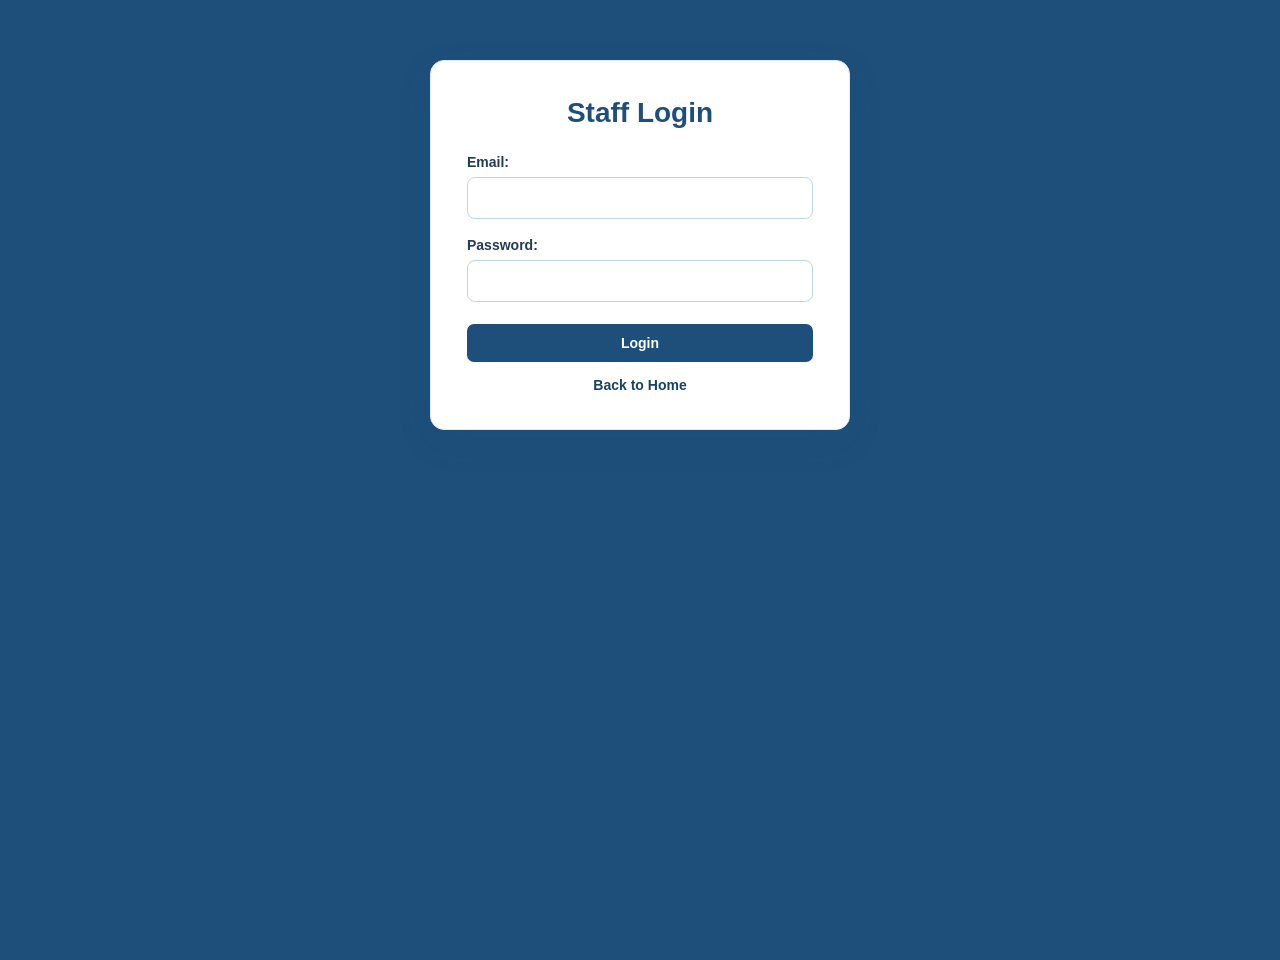
<file: staff-dashboard.html>
<!DOCTYPE html>
<html lang="en">

<head>
    <meta charset="UTF-8">
    <meta name="viewport" content="width=device-width, initial-scale=1.0">

    <title>Staff Dashboard - Grievance Management System</title>

    <link rel="stylesheet" href="css/style.css">

    <style>
        * {
            box-sizing: border-box;
        }

        body {
            margin: 0;
            background: #F4F8FB;
            color: #243B53;
            font-family: Arial, sans-serif;
        }

        /* MAIN LAYOUT */

        .staff-page {
            min-height: 100vh;
            padding: 24px;
            background: #F4F8FB;
        }

        .staff-shell {
            max-width: 1440px;
            min-height: calc(100vh - 48px);
            margin: auto;

            display: grid;
            grid-template-columns: 250px minmax(0, 1fr);

            background: #FFFFFF;
            border: 1px solid #DCEAF5;
            border-radius: 18px;
            overflow: hidden;

            box-shadow: 0 10px 30px rgba(30, 79, 122, 0.09);
        }

        /* SIDEBAR */

        .staff-sidebar {
            background: #FFFFFF;
            border-right: 1px solid #DCEAF5;
            padding: 28px 16px;

            display: flex;
            flex-direction: column;
        }

        .sidebar-brand {
            padding: 0 12px 26px;
            border-bottom: 1px solid #E6EFF6;
            margin-bottom: 24px; 
        }

        .brand-mark {
            width: 42px;
            height: 42px;

            display: grid;
            place-items: center;

            border-radius: 12px;
            background: #1E4F7A;
            color: #FFFFFF;

            font-weight: bold;
            font-size: 20px;

            margin-bottom: 12px;
        }

        .sidebar-brand h2 {
            color: #1E4F7A;
            font-size: 18px;
            margin: 0 0 5px;
        }

        .sidebar-brand p {
            color: #61788F;
            font-size: 12px;
            margin: 0;
        }

        .sidebar-label {
            padding: 0 12px;
            margin-bottom: 10px;

            color: #8AA0B5;
            font-size: 11px;
            font-weight: bold;
            letter-spacing: 1.2px;
        }

        .staff-nav {
            display: flex;
            flex-direction: column;
            gap: 7px;
        }

        .staff-nav-button {
            width: 100%;
            border: none;
            background: transparent;
            color: #435B70;

            padding: 12px 13px;
            border-radius: 9px;

            display: flex;
            align-items: center;
            gap: 11px;

            text-align: left;
            font-size: 13px;
            font-weight: 600;

            cursor: pointer;
            transition: 0.2s ease;
        }

        .staff-nav-button:hover {
            background: #EEF5FA;
            color: #1E4F7A;
        }

        .staff-nav-button.active {
            background: #1E4F7A;
            color: #FFFFFF;
        }

        .nav-symbol {
            width: 27px;
            height: 27px;
            flex: 0 0 27px;

            display: grid;
            place-items: center;

            border-radius: 7px;
            background: #E7F0F7;
            color: #1E4F7A;

            font-size: 12px;
            font-weight: bold;
        }

        .staff-nav-button.active .nav-symbol {
            background: rgba(255, 255, 255, 0.18);
            color: #FFFFFF;
        }

        /* LOGOUT */

        .sidebar-bottom {
            margin-top: auto;
            padding-top: 24px;
        }

        .staff-logout {
            width: 100%;

            border: 1px solid #BFD5E6;
            background: #FFFFFF;
            color: #1E4F7A;

            padding: 11px 14px;
            border-radius: 8px;

            font-size: 13px;
            font-weight: bold;

            cursor: pointer;
            transition: 0.2s ease;
        }

        .staff-logout:hover {
            background: #1E4F7A;
            border-color: #1E4F7A;
            color: #FFFFFF;
        }

        /* MAIN CONTENT */

        .staff-main {
            min-width: 0;
            padding: 32px;
            background: #F8FBFD;
        }

        .main-topbar {
            display: flex;
            justify-content: space-between;
            align-items: center;
            gap: 16px;

            margin-bottom: 30px;
        }

        .topbar-label {
            color: #61788F;
            font-size: 11px;
            font-weight: bold;
            letter-spacing: 1.3px;

            margin: 0 0 7px;
        }

        .topbar-title {
            margin: 0;
            color: #1E4F7A;
            font-size: 27px;
        }

        .staff-role-badge {
            background: #E7F0F7;
            color: #1E4F7A;

            padding: 9px 13px;
            border-radius: 20px;

            font-size: 12px;
            font-weight: bold;
            white-space: nowrap;
        }

        /* SECTION NAVIGATION */

        .staff-view {
            display: none;
        }

        .staff-view.active {
            display: block;
        }

        /* WELCOME BANNER */

        .welcome-banner {
            background: linear-gradient(120deg, #1E4F7A, #2E6998);
            color: #FFFFFF;

            border-radius: 15px;
            padding: 30px;
            margin-bottom: 24px;

            box-shadow: 0 8px 22px rgba(30, 79, 122, 0.15);
        }

        .welcome-banner .eyebrow {
            margin: 0 0 10px;

            color: #DCEAF5;
            font-size: 11px;
            font-weight: bold;
            letter-spacing: 1.5px;
        }

        .welcome-banner h2 {
            color: #FFFFFF;
            font-size: 27px;
            line-height: 1.3;

            margin: 0 0 10px;
        }

        .welcome-banner p {
            max-width: 680px;

            margin: 0;
            color: #F0F6FB;

            line-height: 1.7;
            font-size: 14px;
        }

        /* SUMMARY CARDS */

        .summary-grid {
            display: grid;
            grid-template-columns: repeat(3, minmax(0, 1fr));
            gap: 18px;

            margin-bottom: 26px;
        }

        .summary-card {
            padding: 22px;

            background: #FFFFFF;
            border: 1px solid #DCEAF5;
            border-radius: 13px;

            box-shadow: 0 4px 14px rgba(30, 79, 122, 0.05);
        }

        .summary-label {
            margin: 0 0 13px;
            color: #61788F;

            font-size: 13px;
            font-weight: 600;
        }

        .summary-value {
            margin: 0;
            color: #1E4F7A;

            font-size: 32px;
            font-weight: bold;
        }

        .summary-note {
            margin: 8px 0 0;
            color: #8AA0B5;
            font-size: 11px;
        }

        /* QUICK ACTIONS */

        .quick-heading {
            color: #243B53;
            font-size: 17px;

            margin: 0 0 14px;
        }

        .quick-grid {
            display: grid;
            grid-template-columns: repeat(2, minmax(0, 1fr));
            gap: 14px;
        }

        .quick-action {
            display: flex;
            align-items: center;
            gap: 14px;

            padding: 18px;

            border: 1px solid #DCEAF5;
            border-radius: 12px;

            background: #FFFFFF;
            text-align: left;

            cursor: pointer;
            transition: 0.2s ease;
        }

        .quick-action:hover {
            transform: translateY(-2px);
            border-color: #9DBDD5;

            box-shadow: 0 6px 16px rgba(30, 79, 122, 0.08);
        }

        .quick-action-icon {
            width: 42px;
            height: 42px;
            flex: 0 0 42px;

            display: grid;
            place-items: center;

            border-radius: 10px;
            background: #E7F0F7;
            color: #1E4F7A;

            font-weight: bold;
            font-size: 14px;
        }

        .quick-action strong {
            display: block;
            margin-bottom: 5px;

            color: #1E4F7A;
            font-size: 13px;
        }

        .quick-action small {
            color: #61788F;
            line-height: 1.5;
            font-size: 11px;
        }

        /* FEATURE PANELS */

        .staff-panel {
            padding: 25px;

            background: #FFFFFF;
            border: 1px solid #DCEAF5;
            border-radius: 14px;

            box-shadow: 0 5px 18px rgba(30, 79, 122, 0.05);
        }

        .panel-heading {
            margin: 0 0 8px;
            color: #1E4F7A;
            font-size: 21px;
        }

        .panel-description {
            color: #61788F;

            margin: 0 0 22px;
            font-size: 13px;
            line-height: 1.6;
        }

        /* BUTTONS */

        .staff-button {
            display: inline-block;

            width: auto !important;
            min-width: 140px;
            max-width: 100%;

            padding: 11px 20px;

            background: #1E4F7A;
            color: #FFFFFF;

            border: none;
            border-radius: 7px;

            font-size: 13px;
            font-weight: 600;
            line-height: 1.4;
            text-align: center;

            cursor: pointer;
            transition: background 0.2s ease;
        }

        .staff-button:hover {
            background: #163E61;
            color: #FFFFFF;
        }

        /* FORMS */

        .staff-form-grid {
            display: grid;
            grid-template-columns: repeat(2, minmax(0, 1fr));
            gap: 20px;
        }

        .staff-form-group {
            display: flex;
            flex-direction: column;
            min-width: 0;
        }

        .staff-form-group.full-width {
            grid-column: 1 / -1;
        }

        .staff-form-group label {
            margin-bottom: 8px;

            font-size: 13px;
            font-weight: 600;
            color: #243B53;
        }

        .staff-form-group input,
        .staff-form-group select,
        .staff-form-group textarea {
            width: 100%;

            padding: 12px 14px;

            border: 1px solid #BFD5E6;
            border-radius: 8px;

            background: #FFFFFF;
            color: #243B53;

            font: inherit;
            font-size: 14px;

            outline: none;
        }

        .staff-form-group input:focus,
        .staff-form-group select:focus,
        .staff-form-group textarea:focus {
            border-color: #1E4F7A;
            box-shadow: 0 0 0 3px rgba(30, 79, 122, 0.12);
        }

        .staff-form-group textarea {
            resize: vertical;
        }

        /* EXISTING GRIEVANCE LISTS */

        .staff-list {
            margin-top: 20px;
        }

        #assignedGrievancesList,
        #staffHistoryList {
            margin-top: 18px;
        }

        #statusMessage,
        #updateMessage {
            margin-top: 15px;
            font-weight: 600;
            color: #1E4F7A;
        }

        /* RESPONSIVE */

        @media (max-width: 1000px) {
            .staff-shell {
                grid-template-columns: 220px minmax(0, 1fr);
            }

            .staff-main {
                padding: 24px;
            }

            .summary-grid {
                grid-template-columns: 1fr;
                gap: 12px;
            }
        }

        @media (max-width: 700px) {
            .staff-page {
                padding: 10px;
            }

            .staff-shell {
                grid-template-columns: 1fr;
            }

            .staff-sidebar {
                border-right: none;
                border-bottom: 1px solid #DCEAF5;
                padding: 18px;
            }

            .sidebar-brand {
                padding-bottom: 16px;
                margin-bottom: 16px;
            }

            .staff-nav {
                display: grid;
                grid-template-columns: repeat(2, minmax(0, 1fr));
            }

            .staff-nav-button {
                padding: 10px 8px;
                font-size: 11px;
                gap: 7px;
            }

            .sidebar-bottom {
                margin-top: 15px;
                padding-top: 0;
            }

            .staff-main {
                padding: 20px 14px;
            }

            .topbar-title {
                font-size: 22px;
            }

            .welcome-banner {
                padding: 23px;
            }

            .welcome-banner h2 {
                font-size: 23px;
            }

            .quick-grid,
            .staff-form-grid {
                grid-template-columns: 1fr;
            }

            .staff-form-group.full-width {
                grid-column: auto;
            }

            .staff-panel {
                padding: 19px;
            }
        }
    </style>
</head>

<body>

<div class="staff-page">

    <div class="staff-shell">

        <!-- LEFT SIDEBAR -->

        <aside class="staff-sidebar">

            <div class="sidebar-brand">

                <div class="brand-mark">G</div>

                <h2>Grievance Portal</h2>

                <p>Staff workspace</p>

            </div>

            <p class="sidebar-label">WORKSPACE</p>

            <nav class="staff-nav" aria-label="Staff dashboard navigation">

                <button type="button"
                        class="staff-nav-button active"
                        data-view="welcomeView">

                    <span class="nav-symbol">H</span>
                    <span>Dashboard</span>

                </button>

                <button type="button"
                        class="staff-nav-button"
                        data-view="assignedView">

                    <span class="nav-symbol">G</span>
                    <span>Assigned Grievances</span>

                </button>

                <button type="button"
                        class="staff-nav-button"
                        data-view="statusView">

                    <span class="nav-symbol">S</span>
                    <span>Update Status</span>

                </button>

                <button type="button"
                        class="staff-nav-button"
                        data-view="updateView">

                    <span class="nav-symbol">U</span>
                    <span>Add Update</span>

                </button>

                <button type="button"
                        class="staff-nav-button"
                        data-view="historyView">

                    <span class="nav-symbol">H</span>
                    <span>My Update History</span>

                </button>

            </nav>

            <div class="sidebar-bottom">

                <button type="button"
                        class="staff-logout"
                        onclick="logout()">

                    Logout

                </button>

            </div>

        </aside>


        <!-- MAIN CONTENT -->

        <main class="staff-main">

            <header class="main-topbar">

                <div>

                    <p class="topbar-label">
                        CLOUD-BASED GRIEVANCE MANAGEMENT SYSTEM
                    </p>

                    <h1 class="topbar-title" id="currentViewTitle">
                        Staff Dashboard
                    </h1>

                </div>

                <span class="staff-role-badge">
                    STAFF PORTAL
                </span>

            </header>


            <!-- WELCOME SCREEN -->

            <section class="staff-view active" id="welcomeView">

                <div class="welcome-banner">

                    <p class="eyebrow">
                        WELCOME TO YOUR WORKSPACE
                    </p>

                    <h2>Welcome to the Staff Portal!</h2>

                    <p>
                        Manage assigned grievances, track progress,
                        update statuses, and keep students informed
                        from one place.
                    </p>

                </div>


                <!-- SUMMARY CARDS -->

                <div class="summary-grid">

                    <article class="summary-card">

                        <p class="summary-label">
                            Total Assigned
                        </p>

                        <p class="summary-value" id="totalAssignedCount">—</p>

                        <p class="summary-note">
                            Grievances assigned to your account
                        </p>

                    </article>


                    <article class="summary-card">

                        <p class="summary-label">
                            In Progress
                        </p>

                        <p class="summary-value" id="inProgressCount">—</p>

                        <p class="summary-note">
                            Currently being handled
                        </p>

                    </article>


                    <article class="summary-card">

                        <p class="summary-label">
                            Resolved
                        </p>

                        <p class="summary-value" id="resolvedCount">—</p>

                        <p class="summary-note">
                            Successfully resolved grievances
                        </p>

                    </article>

                </div>


                <!-- QUICK ACTIONS -->

                <h3 class="quick-heading">Quick Actions</h3>

                <div class="quick-grid">

                    <button type="button"
                            class="quick-action"
                            data-view="assignedView">

                        <span class="quick-action-icon">G</span>

                        <span>
                            <strong>Assigned Grievances</strong>
                            <small>View grievances assigned to you</small>
                        </span>

                    </button>


                    <button type="button"
                            class="quick-action"
                            data-view="statusView">

                        <span class="quick-action-icon">S</span>

                        <span>
                            <strong>Update Grievance Status</strong>
                            <small>Change the status of a grievance</small>
                        </span>

                    </button>


                    <button type="button"
                            class="quick-action"
                            data-view="updateView">

                        <span class="quick-action-icon">U</span>

                        <span>
                            <strong>Add Grievance Update</strong>
                            <small>Send a response or progress note</small>
                        </span>

                    </button>


                    <button type="button"
                            class="quick-action"
                            data-view="historyView">

                        <span class="quick-action-icon">H</span>

                        <span>
                            <strong>My Update History</strong>
                            <small>Review your previous actions</small>
                        </span>

                    </button>

                </div>

            </section>


            <!-- ASSIGNED GRIEVANCES -->

            <section class="staff-view" id="assignedView">

                <div class="staff-panel">

                    <h2 class="panel-heading">
                        Assigned Grievances
                    </h2>

                    <p class="panel-description">
                        View grievances that have been assigned to you.
                    </p>

                    <button type="button"
                            id="loadAssignedGrievances"
                            class="staff-button">

                        View Assigned Grievances

                    </button>

                    <div id="assignedGrievancesList"
                         class="staff-list">
                    </div>

                </div>

            </section>


            <!-- UPDATE GRIEVANCE STATUS -->

            <section class="staff-view" id="statusView">

                <div class="staff-panel">

                    <h2 class="panel-heading">
                        Update Grievance Status
                    </h2>

                    <p class="panel-description">
                        Select a grievance ID and choose its new status.
                    </p>

                    <form id="statusForm">

                        <div class="staff-form-grid">

                            <div class="staff-form-group">

                                <label for="statusGrievanceId">
                                    Grievance ID
                                </label>

                                <input type="text"
                                       id="statusGrievanceId"
                                       required>

                            </div>


                            <div class="staff-form-group">

                                <label for="newStatus">
                                    Status
                                </label>

                                <select id="newStatus" required>

                                    <option value="">
                                        Select Status
                                    </option>

                                    <option value="IN_PROGRESS">
                                        In Progress
                                    </option>

                                    <option value="RESOLVED">
                                        Resolved
                                    </option>

                                    <option value="REJECTED">
                                        Rejected
                                    </option>

                                </select>

                            </div>

                        </div>

                        <br>

                        <button type="submit" class="staff-button">
                            Update Status
                        </button>

                    </form>

                    <p id="statusMessage" role="status"></p>

                </div>

            </section>


            <!-- ADD GRIEVANCE UPDATE -->

            <section class="staff-view" id="updateView">

                <div class="staff-panel">

                    <h2 class="panel-heading">
                        Add Grievance Update
                    </h2>

                    <p class="panel-description">
                        Send an update or response regarding a grievance.
                    </p>

                    <form id="updateForm">

                        <div class="staff-form-grid">

                            <div class="staff-form-group">

                                <label for="updateGrievanceId">
                                    Grievance ID
                                </label>

                                <input type="text"
                                       id="updateGrievanceId"
                                       required>

                            </div>


                            <div class="staff-form-group full-width">

                                <label for="updateText">
                                    Update
                                </label>

                                <textarea id="updateText"
                                          rows="5"
                                          required></textarea>

                            </div>

                        </div>

                        <br>

                        <button type="submit" class="staff-button">
                            Add Update
                        </button>

                    </form>

                    <p id="updateMessage" role="status"></p>

                </div>

            </section>


            <!-- MY UPDATE HISTORY -->

            <section class="staff-view" id="historyView">

                <div class="staff-panel">

                    <h2 class="panel-heading">
                        My Update History
                    </h2>

                    <p class="panel-description">
                        View your previous grievance updates and actions.
                    </p>

                    <button type="button"
                            id="loadStaffHistory"
                            class="staff-button">

                        View My History

                    </button>

                    <div id="staffHistoryList"
                         class="staff-list">
                    </div>

                </div>

            </section>

        </main>

    </div>

</div>


<!-- EXISTING PROJECT JAVASCRIPT -->

<script src="js/auth.js"></script>
<script src="js/grievance.js"></script>
<script src="js/guard.js"></script>


<script>

    /* ACCESS CONTROL */

    if (
        typeof checkDashboardAccess !== "function" ||
        !checkDashboardAccess("staff")
    ) {
        throw new Error("Unauthorized access.");
    }


    /* LOGOUT */

    function logout() {

        localStorage.removeItem("accessToken");
        localStorage.removeItem("idToken");
        localStorage.removeItem("refreshToken");
        localStorage.removeItem("userEmail");

        window.location.href = "index.html";

    }


    /* SIDEBAR NAVIGATION */

    const staffViewTitles = {

        welcomeView: "Staff Dashboard",
        assignedView: "Assigned Grievances",
        statusView: "Update Grievance Status",
        updateView: "Add Grievance Update",
        historyView: "My Update History"

    };


    function showStaffView(viewId) {

        const target = document.getElementById(viewId);

        if (!target) {
            return;
        }

        document.querySelectorAll(".staff-view").forEach(view => {

            view.classList.toggle(
                "active",
                view.id === viewId
            );

        });


        document.querySelectorAll(".staff-nav-button").forEach(button => {

            const active = button.dataset.view === viewId;

            button.classList.toggle("active", active);

            if (active) {
                button.setAttribute("aria-current", "page");
            } else {
                button.removeAttribute("aria-current");
            }

        });


        document.getElementById("currentViewTitle").textContent =
            staffViewTitles[viewId] || "Staff Dashboard";

    }


    /* SIDEBAR AND QUICK ACTION BUTTONS */

    document.querySelectorAll("[data-view]").forEach(button => {

        button.addEventListener("click", function () {

            showStaffView(this.dataset.view);

        });

    });


    /* SUMMARY CARD CALCULATION */

    function updateStaffSummary(grievances) {

        const items = Array.isArray(grievances)
            ? grievances
            : [];

        document.getElementById("totalAssignedCount").textContent =
            items.length;

        document.getElementById("inProgressCount").textContent =
            items.filter(item =>
                String(item.status || "").toUpperCase() === "IN_PROGRESS"
            ).length;

        document.getElementById("resolvedCount").textContent =
            items.filter(item =>
                String(item.status || "").toUpperCase() === "RESOLVED"
            ).length;

    }


    /*
      The existing grievance.js handles the API requests and button actions.
      We do not replace those handlers here.
    */


    /* SHOW WELCOME SCREEN FIRST */

    showStaffView("welcomeView");

</script>

</body>
</html>
</file>
<file: css/style.css>
/* =====================================================
   CLOUD-BASED GRIEVANCE MANAGEMENT SYSTEM
   CLEAN COMMON BLUE THEME
   Main colour: #1E4F7A
   ===================================================== */


/* =====================================================
   1. GLOBAL STYLES
   ===================================================== */

:root {
    --main-blue: #1E4F7A;
    --dark-blue: #163E61;
    --light-blue: #DCEAF5;
    --page-bg: #F4F8FB;
    --white: #FFFFFF;
    --text-dark: #243B53;
    --text-light: #61788F;
    --border-blue: #BFD5E6;
    --muted-blue: #8AA0B5;
}

* {
    box-sizing: border-box;
}

body {
    margin: 0;
    padding: 0;
    min-height: 100vh;
    font-family: Arial, Helvetica, sans-serif;
    background: var(--page-bg);
    color: var(--text-dark);
}

a {
    color: var(--main-blue);
    text-decoration: none;
}

a:hover {
    color: var(--dark-blue);
}

.gold-accent {
    color: var(--main-blue);
}

.gold-border {
    border-color: var(--main-blue);
}


/* =====================================================
   2. COMMON FORM ELEMENTS
   ===================================================== */

label {
    display: block;
    margin-top: 18px;
    margin-bottom: 7px;
    color: var(--text-dark);
    font-size: 14px;
    font-weight: 600;
}

input,
select,
textarea {
    width: 100%;
    padding: 12px 14px;
    border: 1px solid var(--border-blue);
    border-radius: 8px;
    background: var(--white);
    color: var(--text-dark);
    font-family: Arial, Helvetica, sans-serif;
    font-size: 14px;
    outline: none;
    transition: border-color 0.2s ease,
                box-shadow 0.2s ease;
}

input::placeholder,
textarea::placeholder {
    color: var(--muted-blue);
}

input:focus,
select:focus,
textarea:focus {
    border-color: var(--main-blue);
    box-shadow: 0 0 0 3px rgba(30, 79, 122, 0.12);
}

textarea {
    resize: vertical;
    min-height: 110px;
}


/* =====================================================
   3. COMMON BUTTONS
   ===================================================== */

button {
    padding: 11px 18px;
    margin-top: 18px;
    border: none;
    border-radius: 7px;
    background: var(--main-blue);
    color: var(--white);
    font-family: Arial, Helvetica, sans-serif;
    font-size: 14px;
    font-weight: 600;
    cursor: pointer;
    transition: background 0.2s ease,
                transform 0.1s ease;
}

button:hover {
    background: var(--dark-blue);
}

button:active {
    transform: translateY(1px);
}


/* =====================================================
   4. LOGIN AND REGISTRATION
   ===================================================== */

.container {
    width: 420px;
    max-width: calc(100% - 32px);
    margin: 60px auto;
    padding: 36px;
    background: var(--white);
    border: 1px solid var(--light-blue);
    border-radius: 14px;
    box-shadow: 0 10px 30px rgba(30, 79, 122, 0.10);
}

.container h1 {
    margin: 0 0 25px;
    color: var(--main-blue);
    text-align: center;
    font-size: 28px;
    font-weight: 700;
}

.container label {
    color: var(--text-dark);
}

.container button {
    width: 100%;
    margin-top: 22px;
}

.container a {
    display: block;
    margin-top: 14px;
    color: var(--main-blue);
    text-align: center;
    font-size: 14px;
    font-weight: 600;
}

.container a:hover {
    color: var(--dark-blue);
    text-decoration: underline;
}

#message,
#statusMessage,
#updateMessage,
#assignMessage {
    margin-top: 15px;
    color: var(--text-light);
    font-size: 14px;
    line-height: 1.5;
    overflow-wrap: anywhere;
}


/* =====================================================
   5. HOME PAGE — ORIGINAL LAYOUT
   ===================================================== */

.home-container {
    width: 1150px;
    max-width: calc(100% - 40px);
    margin: 60px auto;
    text-align: center;
}

.home-header {
    max-width: 1100px;
    margin: 0 auto 45px;
    text-align: center;
}

.home-header h1 {
    margin: 0 0 14px;
    color: var(--main-blue);
    font-size: 36px;
    font-weight: 700;
    letter-spacing: -0.5px;
}

.home-header h1 span {
    color: #6FA8D6;
}

.home-header p {
    margin: 0;
    color: var(--text-light);
    font-size: 16px;
    line-height: 1.6;
}

.home-description {
    margin: 15px 0 20px;
    color: var(--text-light);
    font-size: 15px;
    line-height: 1.7;
}

.aws-status {
    display: inline-block;
    margin: 5px 0 20px;
    padding: 9px 14px;
    border-radius: 8px;
    background: #E5F2FA;
    color: #34749D;
    font-size: 14px;
    font-weight: 600;
}


/* =====================================================
   6. HOME PAGE BUTTONS
   ===================================================== */

.home-button {
    display: block;
    width: 100%;
    margin-top: 14px;
    padding: 12px 16px;
    border: 1px solid var(--main-blue);
    border-radius: 8px;
    background: var(--main-blue);
    color: var(--white) !important;
    text-align: center;
    text-decoration: none;
    font-size: 15px;
    font-weight: 600;
    transition: background 0.2s ease,
                transform 0.2s ease;
}

.home-button:hover {
    background: var(--dark-blue);
    color: var(--white) !important;
}

.home-button.secondary {
    background: var(--white);
    color: var(--main-blue) !important;
    border: 1px solid var(--main-blue);
}

.home-button.secondary:hover {
    background: var(--light-blue);
    color: var(--dark-blue) !important;
}


/* =====================================================
   7. HOME PAGE ROLE CARDS
   Supports .role-container and .role-cards
   ===================================================== */

.role-container,
.role-cards {
    display: grid;
    grid-template-columns: repeat(3, minmax(0, 1fr));
    gap: 28px;
    max-width: 1280px;
    margin: 0 auto;
}

.role-card {
    position: relative;
    display: flex;
    flex-direction: column;
    align-items: center;
    padding: 32px 28px;
    overflow: hidden;
    border: 1px solid var(--light-blue);
    border-radius: 16px;
    background: var(--white);
    text-align: center;
    box-shadow: 0 10px 28px rgba(30, 79, 122, 0.10);
    transition: transform 0.2s ease,
                box-shadow 0.2s ease;
}

.role-card::before {
    position: absolute;
    top: 0;
    left: 0;
    right: 0;
    height: 4px;
    background: #6FA8D6;
    content: "";
}

.role-card:hover {
    transform: translateY(-4px);
    box-shadow: 0 15px 32px rgba(30, 79, 122, 0.15);
}

.role-icon {
    display: flex;
    align-items: center;
    justify-content: center;
    width: 68px;
    height: 68px;
    margin: 0 auto 18px;
    border: 2px solid #6FA8D6;
    border-radius: 50%;
    background: #F0F6FA;
    color: var(--main-blue);
    font-size: 30px;
}

.role-card h2 {
    margin: 0 0 12px;
    color: var(--main-blue);
    font-size: 24px;
}

.role-card p {
    min-height: 60px;
    margin: 0;
    color: var(--text-light);
    font-size: 14px;
    line-height: 1.7;
}

.role-card .home-button {
    width: 100%;
    margin-top: 22px;
    padding: 12px 16px;
    background: var(--main-blue);
    color: var(--white) !important;
    border: 1px solid var(--main-blue);
    box-shadow: none;
}

.role-card .home-button:hover {
    background: var(--dark-blue);
}


/* =====================================================
   8. HOME PAGE — ALTERNATE LAYOUT
   Supports .home-page
   ===================================================== */

.home-page {
    min-height: 100vh;
    padding: 55px 35px 70px;
    background: linear-gradient(
        135deg,
        var(--dark-blue),
        var(--main-blue)
    );
}

.home-page .home-header {
    margin-bottom: 45px;
}

.home-page .home-header h1 {
    color: var(--white);
    font-size: 42px;
    line-height: 1.25;
}

.home-page .home-header h1 span {
    color: #A9D2F2;
}

.home-page .home-header p {
    margin-top: 18px;
    color: #DCEAF5;
    font-size: 18px;
}

.home-page .role-cards {
    gap: 26px;
}

.home-page .role-card {
    min-height: 330px;
    padding: 32px 28px;
}

.home-page .role-card h2 {
    font-size: 27px;
}

.home-page .role-card p {
    flex: 1;
    font-size: 15px;
}

.home-page .role-card .home-button {
    max-width: 390px;
    margin-top: 25px;
}


/* =====================================================
   9. COMMON DASHBOARD LAYOUT
   ===================================================== */

.dashboard-container {
    width: 1150px;
    max-width: calc(100% - 40px);
    margin: 35px auto;
    color: var(--text-dark);
}

/* Header */

.dashboard-header {
    display: flex;
    align-items: center;
    justify-content: space-between;
    gap: 20px;
    margin-bottom: 25px;
    padding: 24px 28px;
    border-radius: 12px;
    background: var(--main-blue);
    box-shadow: 0 6px 20px rgba(30, 79, 122, 0.12);
}

.dashboard-label {
    display: inline-block;
    margin-bottom: 7px;
    color: var(--light-blue);
    font-size: 11px;
    font-weight: 700;
    letter-spacing: 1.5px;
}

.dashboard-header h1 {
    margin: 0;
    color: var(--white);
    font-size: 30px;
    font-weight: 700;
}

.dashboard-header p {
    margin: 8px 0 0;
    color: #E4EFF8;
    font-size: 14px;
}

/* Logout */

.logout-button {
    width: auto;
    min-width: 95px;
    margin: 0;
    padding: 9px 18px;
    border: 1px solid var(--white);
    border-radius: 7px;
    background: var(--white);
    color: var(--main-blue);
}

.logout-button:hover {
    background: var(--light-blue);
    color: var(--dark-blue);
}


/* =====================================================
   10. DASHBOARD SUMMARY CARDS
   ===================================================== */

.dashboard-cards {
    display: grid;
    grid-template-columns: repeat(3, minmax(0, 1fr));
    gap: 20px;
    margin-bottom: 25px;
}

.dashboard-card {
    display: flex;
    align-items: center;
    gap: 15px;
    min-width: 0;
    padding: 20px;
    border: 1px solid var(--light-blue);
    border-radius: 12px;
    background: var(--white);
    box-shadow: 0 5px 18px rgba(30, 79, 122, 0.06);
}

.dashboard-card-icon {
    display: flex;
    flex-shrink: 0;
    align-items: center;
    justify-content: center;
    width: 46px;
    height: 46px;
    border: 1px solid var(--light-blue);
    border-radius: 10px;
    background: #E8F1F8;
    color: var(--main-blue);
    font-size: 20px;
}

.dashboard-card span {
    display: block;
    margin-bottom: 5px;
    color: var(--text-light);
    font-size: 13px;
}

.dashboard-card strong {
    color: var(--main-blue);
    font-size: 23px;
}


/* =====================================================
   11. DASHBOARD CONTENT SECTIONS
   ===================================================== */

.dashboard-section {
    margin-bottom: 24px;
    padding: 28px;
    border: 1px solid var(--light-blue);
    border-radius: 13px;
    background: var(--white);
    box-shadow: 0 5px 20px rgba(30, 79, 122, 0.06);
}

.section-header {
    margin-bottom: 23px;
}

.section-label {
    color: var(--main-blue);
    font-size: 11px;
    font-weight: 700;
    letter-spacing: 1.4px;
}

.section-header h2 {
    margin: 7px 0 5px;
    color: var(--main-blue);
    font-size: 23px;
}

.section-header p {
    margin: 0;
    color: var(--text-light);
    font-size: 14px;
    line-height: 1.6;
}


/* =====================================================
   12. DASHBOARD FORMS
   ===================================================== */

.form-grid {
    display: grid;
    grid-template-columns: repeat(2, minmax(0, 1fr));
    gap: 20px;
}

.form-group {
    min-width: 0;
    margin-bottom: 18px;
}

.form-group label {
    display: block;
    margin: 0 0 7px;
    color: var(--text-dark);
    font-size: 13px;
    font-weight: 600;
}

.dashboard-section input,
.dashboard-section select,
.dashboard-section textarea {
    width: 100%;
    padding: 11px 13px;
    border: 1px solid var(--border-blue);
    border-radius: 8px;
    background: var(--white);
    color: var(--text-dark);
    font-size: 14px;
}

.dashboard-section input::placeholder,
.dashboard-section textarea::placeholder {
    color: var(--muted-blue);
}

.dashboard-section input:focus,
.dashboard-section select:focus,
.dashboard-section textarea:focus {
    border-color: var(--main-blue);
    box-shadow: 0 0 0 3px rgba(30, 79, 122, 0.10);
    outline: none;
}

.dashboard-section textarea {
    min-height: 120px;
    resize: vertical;
}


/* =====================================================
   13. DASHBOARD BUTTONS
   ===================================================== */

.primary-dashboard-button,
.outline-dashboard-button {
    width: auto;
    min-width: 145px;
    margin-top: 5px;
    padding: 10px 19px;
    border-radius: 7px;
    font-size: 14px;
    font-weight: 600;
}

.primary-dashboard-button {
    border: 1px solid var(--main-blue);
    background: var(--main-blue);
    color: var(--white);
}

.primary-dashboard-button:hover {
    background: var(--dark-blue);
}

.outline-dashboard-button {
    border: 1px solid var(--main-blue);
    background: var(--white);
    color: var(--main-blue);
}

.outline-dashboard-button:hover {
    background: var(--light-blue);
    color: var(--dark-blue);
}


/* =====================================================
   14. MY GRIEVANCES SECTION
   ===================================================== */

.grievance-header {
    display: flex;
    align-items: center;
    justify-content: space-between;
    gap: 20px;
}

.grievances-list {
    min-width: 0;
    margin-top: 12px;
    border: none;
    background: transparent;
    color: var(--text-dark);
}

/* Grievance cards, if rendered by JavaScript */

.grievance-card {
    margin-bottom: 14px;
    padding: 18px;
    border: 1px solid var(--light-blue);
    border-radius: 10px;
    background: var(--white);
}

.grievance-card h3 {
    margin-top: 0;
    color: var(--main-blue);
}

.grievance-card p {
    color: var(--text-light);
    line-height: 1.6;
}


/* =====================================================
   15. DASHBOARD FOOTER
   ===================================================== */

.dashboard-footer {
    display: flex;
    justify-content: space-between;
    gap: 15px;
    padding: 18px 5px;
    border-top: 1px solid var(--light-blue);
    color: var(--text-light);
    font-size: 12px;
}


/* =====================================================
   16. RESPONSIVE DESIGN
   ===================================================== */

@media (max-width: 900px) {

    .role-container,
    .role-cards {
        grid-template-columns: 1fr;
        max-width: 520px;
    }

    .home-page {
        padding: 45px 25px 55px;
    }

    .home-page .home-header h1 {
        font-size: 35px;
    }

    .home-page .role-card {
        min-height: auto;
    }

    .dashboard-container {
        margin: 25px auto;
    }

    .dashboard-cards {
        grid-template-columns: 1fr;
    }

    .form-grid {
        grid-template-columns: 1fr;
        gap: 0;
    }
}

@media (max-width: 600px) {

    .container {
        margin: 30px auto;
        padding: 27px 22px;
    }

    .container h1 {
        font-size: 24px;
    }

    .home-container {
        margin: 35px auto;
    }

    .home-header h1 {
        font-size: 29px;
    }

    .home-page {
        padding: 35px 16px 45px;
    }

    .home-page .home-header h1 {
        font-size: 29px;
    }

    .home-page .home-header p {
        font-size: 16px;
    }

    .role-card {
        padding: 28px 22px;
    }

    .role-card h2 {
        font-size: 24px;
    }

    .role-card p {
        min-height: auto;
    }

    .home-button {
        font-size: 14px;
    }

    .dashboard-container {
        max-width: calc(100% - 24px);
        margin: 18px auto;
    }

    .dashboard-header {
        flex-direction: column;
        align-items: flex-start;
        padding: 21px;
    }

    .dashboard-header h1 {
        font-size: 26px;
    }

    .dashboard-section {
        padding: 22px 18px;
    }

    .grievance-header {
        flex-direction: column;
        align-items: flex-start;
    }

    .dashboard-footer {
        flex-direction: column;
        gap: 8px;
    }

    .primary-dashboard-button,
    .outline-dashboard-button {
        min-width: 0;
        max-width: 100%;
    }
}
/* LOGIN PAGE BACKGROUND */
body:has(.container) {
    background: #EAF2F8 !important;
}

.container {
    background: #FFFFFF !important;
    border: 1px solid #DCEAF5 !important;
    box-shadow: 0 12px 35px rgba(30, 79, 122, 0.10) !important;
}

.container h1 {
    color: #1E4F7A !important;
}

.container a {
    color: #194266 !important;
}

.container a:hover {
    color: #103a5f !important;
}
/* LOGIN PAGE BLUE BACKGROUND */
body:has(.container) {
    background: #1E4F7A !important;
}
/* Student Dashboard Welcome Section */
.welcome-card {
    background: #ffffff;
    border: 1px solid #d7e5f2;
    border-radius: 14px;
    padding: 32px 38px;
    margin-bottom: 24px;
    box-shadow: 0 4px 14px rgba(30, 79, 122, 0.05);
    box-sizing: border-box;
}

.welcome-card .welcome-badge {
    display: inline-block;
    background: #dceaf6;
    color: #1e4f7a;
    padding: 6px 13px;
    border-radius: 20px;
    font-size: 11px;
    font-weight: 700;
    letter-spacing: 0.6px;
    margin-bottom: 14px;
}

.welcome-card h1 {
    color: #1e4f7a;
    font-size: 29px;
    line-height: 1.3;
    margin: 0 0 14px;
}

.welcome-card p {
    color: #58728b;
    font-size: 14px;
    line-height: 1.9;
    margin: 0 0 22px;
    max-width: 850px;
}

.welcome-card .getting-started {
    background: #f3f7fb;
    border-left: 4px solid #1e4f7a;
    border-radius: 5px;
    padding: 18px 22px;
    color: #36536e;
    font-size: 14px;
    line-height: 1.7;
}

.welcome-card .getting-started strong {
    color: #243b53;
}

/* Responsive spacing */
@media (max-width: 768px) {
    .welcome-card {
        padding: 24px 20px;
    }

    .welcome-card h1 {
        font-size: 24px;
    }
}
/* ==========================================
   REGISTRATION PAGE - SIZE FIX
   ========================================== */

body:has(#registerForm) {
    background: #F4F8FB;
}

#registerForm {
    max-width: 480px;
    margin: 30px auto;
    padding: 30px;
    background: #FFFFFF;
    border: 1px solid #D7E5F2;
    border-radius: 12px;
    box-sizing: border-box;
}

#registerForm h1,
#registerForm h2 {
    color: #1E4F7A;
    margin-top: 0;
    margin-bottom: 24px;
}

#registerForm label {
    display: block;
    margin-bottom: 7px;
    color: #243B53;
    font-weight: 600;
}

#registerForm input {
    display: block;
    width: 100%;
    padding: 11px 12px;
    margin-top: 6px;
    margin-bottom: 18px;
    border: 1px solid #C7D9E8;
    border-radius: 7px;
    box-sizing: border-box;
    font-size: 14px;
}

#registerForm button,
#registerForm input[type="submit"] {
    width: auto;
    min-width: 100px;
    padding: 10px 20px;
    background: #1E4F7A;
    color: #FFFFFF;
    border: none;
    border-radius: 7px;
    font-size: 14px;
    font-weight: 600;
    cursor: pointer;
}

#registerForm button:hover,
#registerForm input[type="submit"]:hover {
    background: #163B5C;
}

@media (max-width: 600px) {
    #registerForm {
        width: calc(100% - 30px);
        padding: 22px;
    }
}
/* ==========================================
   REGISTER PAGE - CENTERED LAYOUT
   ========================================== */

body.register-page {
    min-height: 100vh;
    margin: 0;
    padding: 30px 16px;
    box-sizing: border-box;

    display: flex;
    justify-content: center;
    align-items: center;

    background: #F4F8FB;
}

.register-container {
    width: 100%;
    max-width: 440px;
    margin: auto;
    padding: 30px;
    box-sizing: border-box;

    background: #FFFFFF;
    border: 1px solid #D7E5F2;
    border-radius: 12px;
    box-shadow: 0 4px 16px rgba(30, 79, 122, 0.07);
}

.register-container h1 {
    margin: 0 0 26px;
    text-align: center;
    color: #1E4F7A;
    font-size: 30px;
}

.register-container #registerForm {
    width: 100%;
    margin: 0;
}

.register-container #registerForm label {
    display: block;
    margin: 0 0 7px;
    color: #243B53;
    font-weight: 600;
}

.register-container #registerForm input {
    display: block;
    width: 100%;
    height: 42px;
    margin: 0 0 20px;
    padding: 10px 12px;
    box-sizing: border-box;

    border: 1px solid #C7D9E8;
    border-radius: 7px;
    font-size: 14px;
}

.register-container #registerForm button {
    display: inline-block;
    width: auto;
    min-width: 100px;
    padding: 10px 20px;
    margin-top: 4px;

    background: #1E4F7A;
    color: #FFFFFF;
    border: none;
    border-radius: 7px;

    font-size: 14px;
    font-weight: 600;
    cursor: pointer;
}

.register-container #registerForm button:hover {
    background: #163B5C;
}

.register-container #message {
    text-align: center;
    overflow-wrap: anywhere;
}

.register-links {
    margin-top: 20px;
    text-align: center;
}

.register-links p {
    margin: 10px 0;
    font-size: 14px;
}

.register-links a {
    color: #1E4F7A;
    text-decoration: none;
}

.register-links a:hover {
    text-decoration: underline;
}

@media (max-width: 480px) {
    body.register-page {
        padding: 20px 12px;
    }

    .register-container {
        padding: 24px 20px;
    }

    .register-container h1 {
        font-size: 26px;
    }
}
</file>
